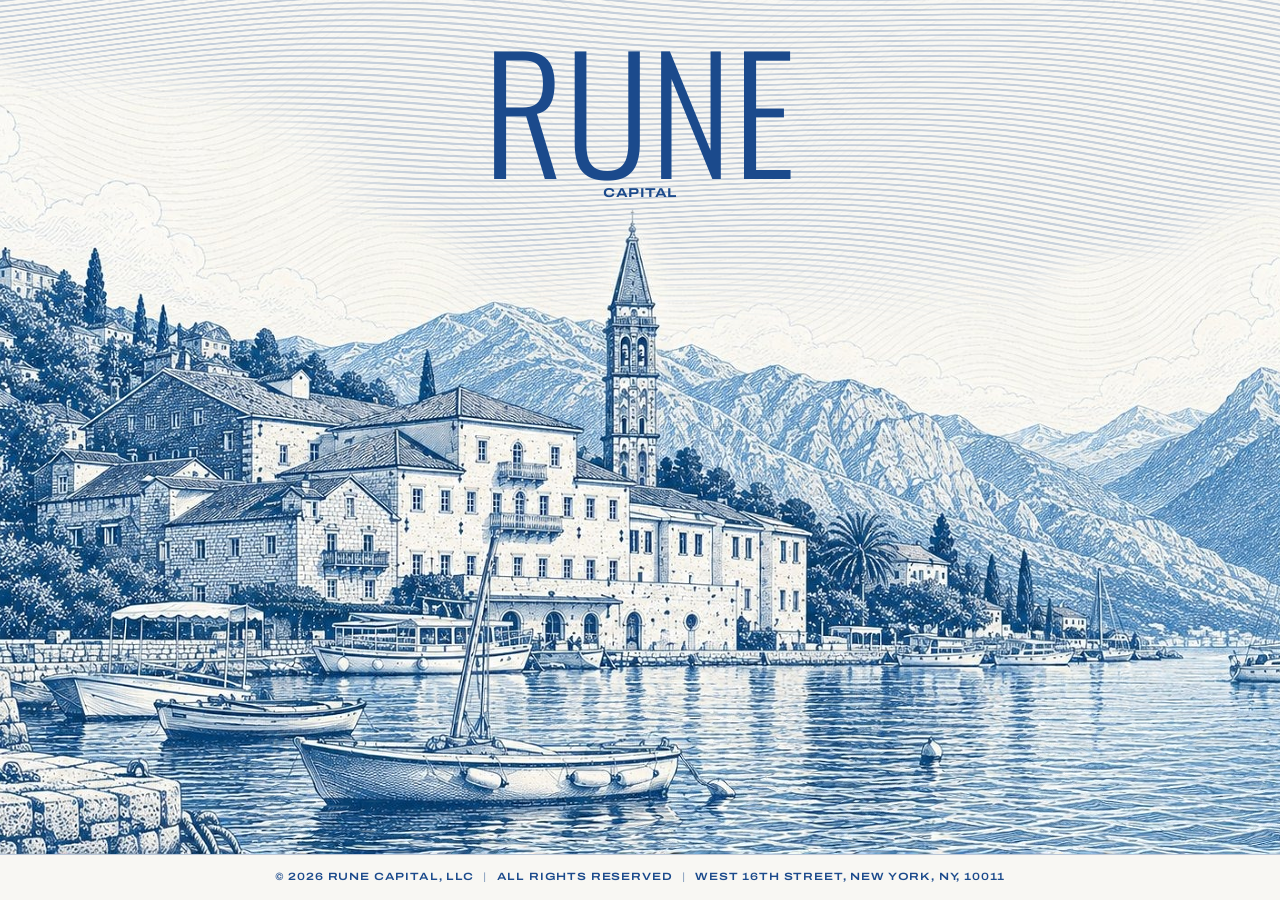
<file: index.html>
<!doctype html>
<html lang="en">
<head>
<meta charset="utf-8">
<meta name="viewport" content="width=device-width, initial-scale=1">
<title>RUNE</title>
<link rel="canonical" href="https://runecapital.co/">
<meta property="og:url" content="https://runecapital.co/">
<meta property="og:title" content="RUNE">
<link rel="icon" href="favicon.svg" type="image/svg+xml">
<meta name="theme-color" content="#F8F7F3">
<link rel="preload" href="assets/fonts/oswald-var.woff2?v=22c3b00d" as="font" type="font/woff2" crossorigin>
<link rel="preload" href="assets/fonts/archivo-var.woff2?v=de2f1fe8" as="font" type="font/woff2" crossorigin>
<style>
  /* Oswald and Archivo: SIL Open Font License 1.1 */
  @font-face {
    font-family: 'Oswald';
    src: url('assets/fonts/oswald-var.woff2?v=22c3b00d') format('woff2');
    font-weight: 200 700;
    font-display: swap;
  }
  @font-face {
    font-family: 'Archivo';
    src: url('assets/fonts/archivo-var.woff2?v=de2f1fe8') format('woff2');
    font-weight: 100 900;
    font-stretch: 62% 125%;
    font-display: swap;
  }
  html, body { margin: 0; padding: 0; background: #F8F7F3; }
  body {
    display: flex;
    flex-direction: column;
    min-height: 100vh;
    min-height: 100svh;
  }
  .hero {
    position: relative;
    flex: 1 1 auto;
    width: 100%;
    min-height: 480px;
    overflow: hidden;
    background-color: #F8F7F3;
  }
  .hero img,
  .hero canvas {
    position: absolute;
    top: 0;
    left: 0;
    width: 100%;
    height: 100%;
    display: block;
  }
  .hero img { object-fit: cover; object-position: 47% 50%; }
  .hero canvas { opacity: 0; transition: opacity 500ms ease; touch-action: pan-y; }
  .mark {
    position: absolute;
    top: clamp(26px, 4.6vh, 60px);
    left: 0;
    right: 0;
    display: flex;
    flex-direction: column;
    align-items: center;
    gap: clamp(6px, 1.1vh, 14px);
    text-align: center;
    pointer-events: none;
    color: #1B4A8C;
  }
  .mark h1 {
    margin: 0;
    font-family: 'Oswald', 'Arial Narrow', sans-serif;
    font-weight: 300;
    font-size: min(17.5vh, 38vw, 200px);
    line-height: 0.86;
    letter-spacing: 0.005em;
  }
  .mark p {
    margin: 0;
    font-family: 'Archivo', 'Arial', sans-serif;
    font-weight: 700;
    font-stretch: 125%;
    font-size: clamp(11px, 1vw, 14px);
    line-height: 1;
    letter-spacing: 0.04em;
    text-transform: uppercase;
  }
  .legal {
    flex: 0 0 auto;
    margin: 0;
    padding: 14px 24px 15px;
    border-top: 1px solid rgba(27, 74, 140, 0.28);
    background: #F8F7F3;
    color: #1B4A8C;
    font-family: 'Archivo', 'Arial', sans-serif;
    font-weight: 600;
    font-stretch: 125%;
    font-size: 10.5px;
    line-height: 1.5;
    letter-spacing: 0.08em;
    text-transform: uppercase;
    text-align: center;
  }
  .legal .sep { margin: 0 0.9em; opacity: 0.45; }
  .legal .nw { white-space: nowrap; }
  /* narrow screens: the address takes its own line; the first separator stays */
  @media (max-width: 760px) {
    .legal { padding: 12px 14px 14px; font-size: 9px; }
    .legal .sep2 { display: none; }
    .legal .addr { display: block; margin-top: 3px; }
  }
</style>
</head>
<body>
<main class="hero">
  <img id="rune-image" src="assets/rune-engraving.jpg?v=3dc38351" alt="Blue line engraving of a stone harbour town with a bell tower, mountains behind and boats on still water">
  <img id="rune-mask" src="assets/rune-engraving-mask.png?v=726fbdf1" alt="" aria-hidden="true" style="display:none">
  <canvas id="rune-canvas" aria-hidden="true"></canvas>
  <div class="mark">
    <h1>RUNE</h1>
    <p>Capital</p>
  </div>
</main>
<footer class="legal">
  <span class="nw">&copy; 2026 Rune Capital, LLC<span class="sep" aria-hidden="true">|</span>All Rights Reserved</span><span class="sep sep2" aria-hidden="true">|</span><span class="nw addr">West 16th Street, New York, NY, 10011</span>
</footer>
<script src="assets/engraving-scene.js?v=03eb15b5"></script>
<script>
  new EngravingScene({
    canvas: document.getElementById('rune-canvas'),
    image: document.getElementById('rune-image'),
    mask: document.getElementById('rune-mask'),
    focusX: 0.47,
    ink: '#1B4A8C',
    paper: '#F8F7F3'
  });
</script>
</body>
</html>
</file>
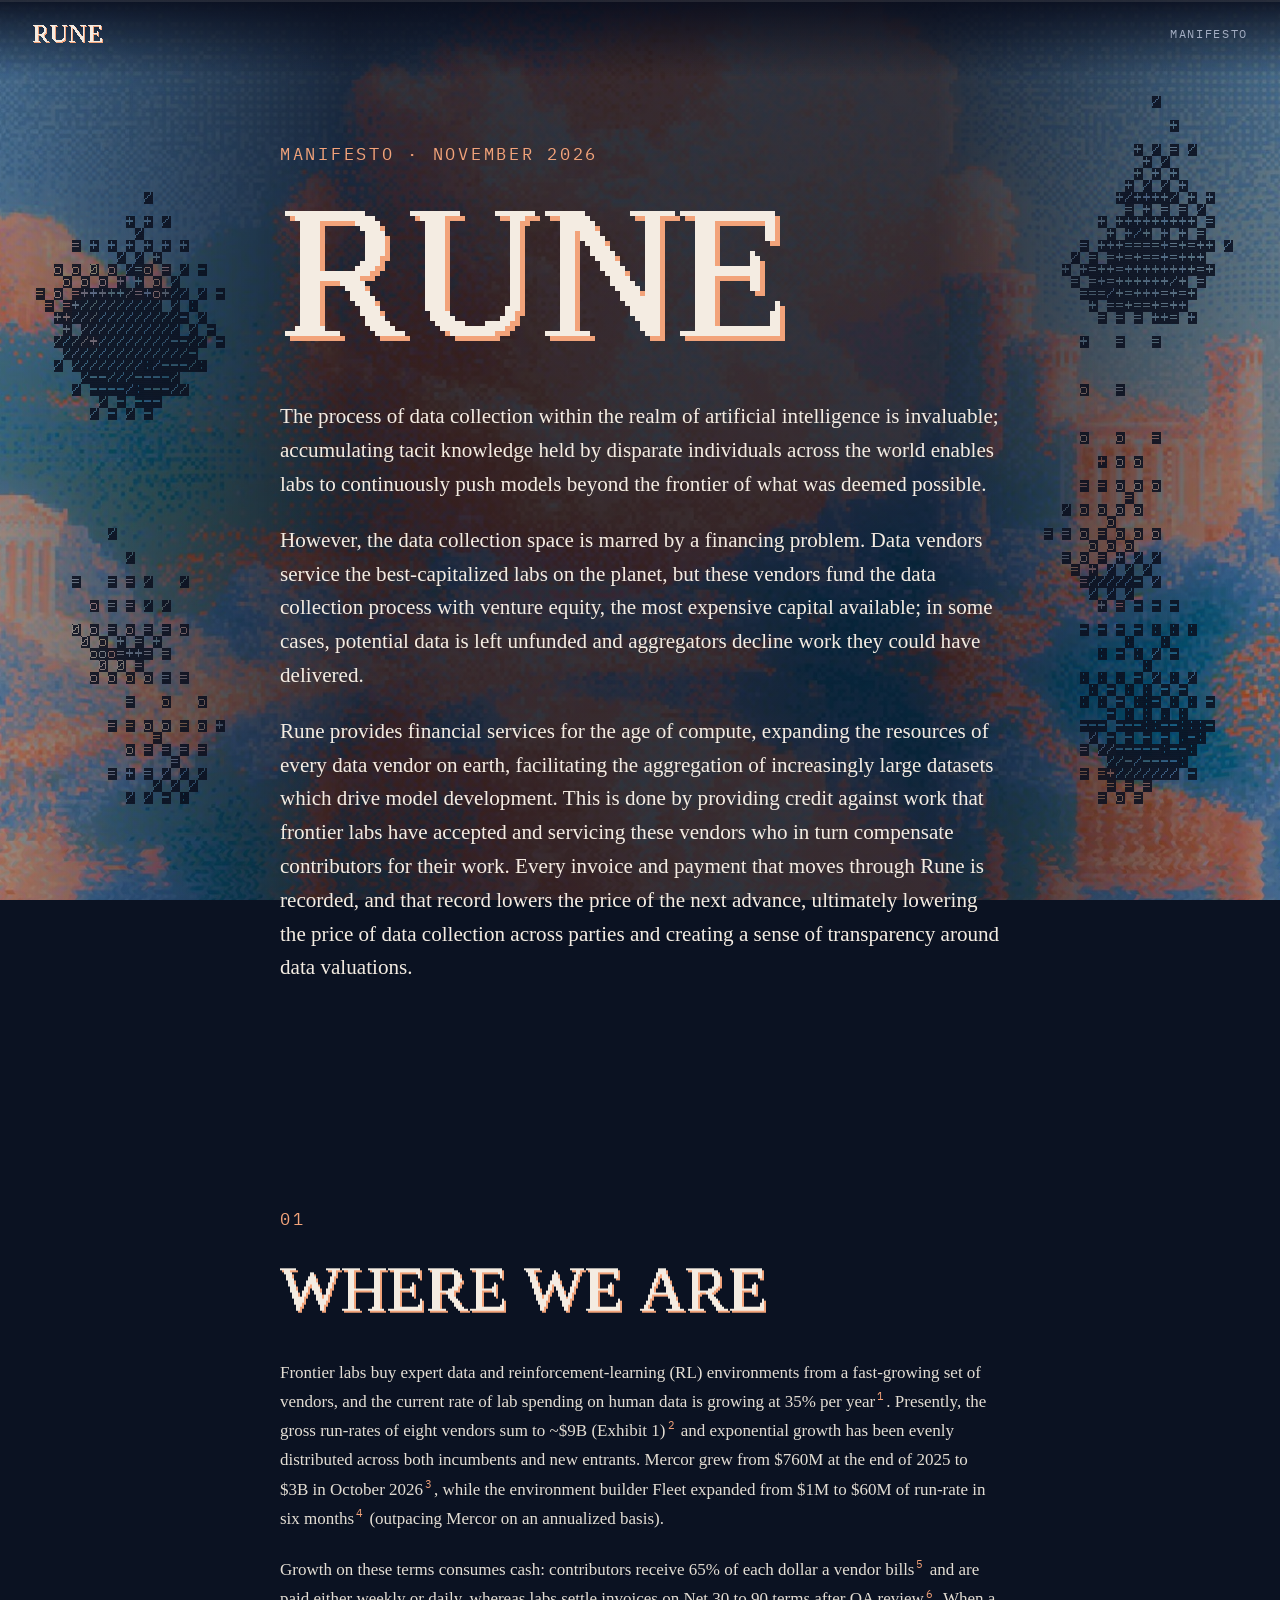
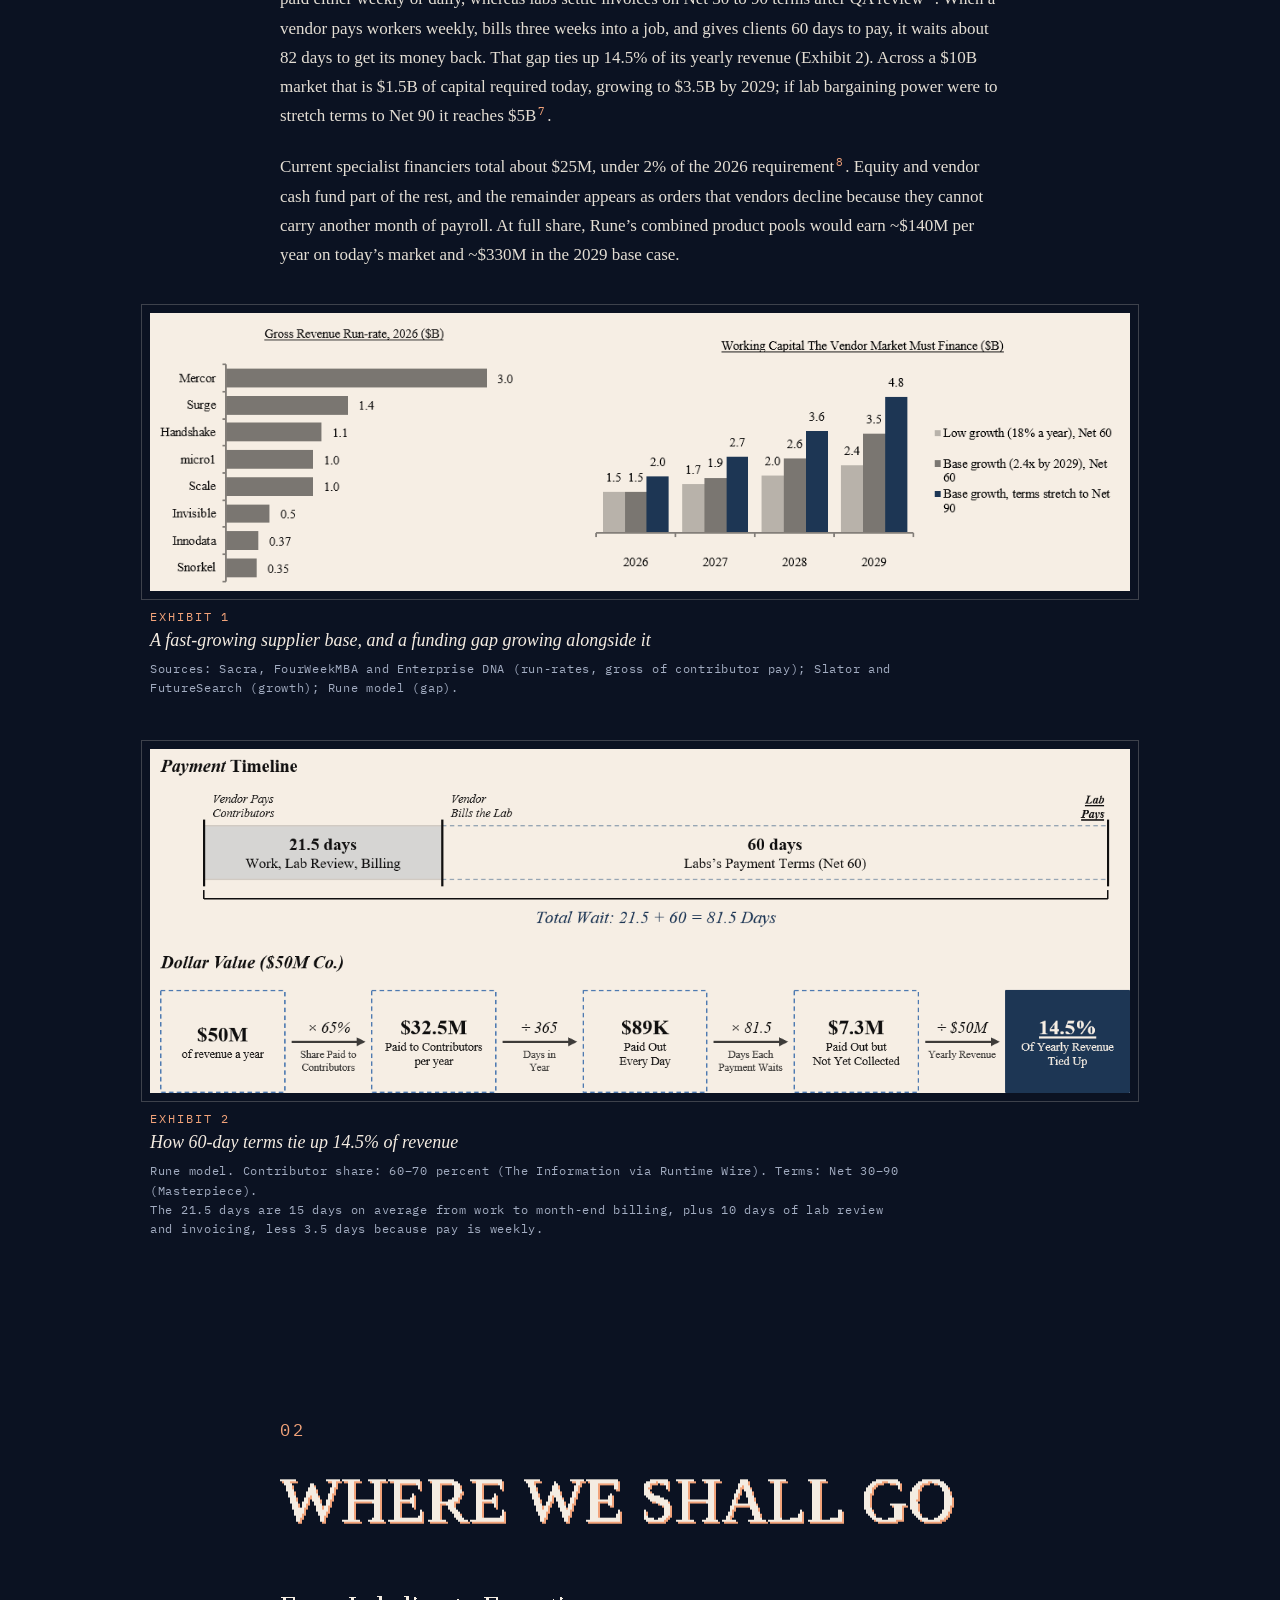
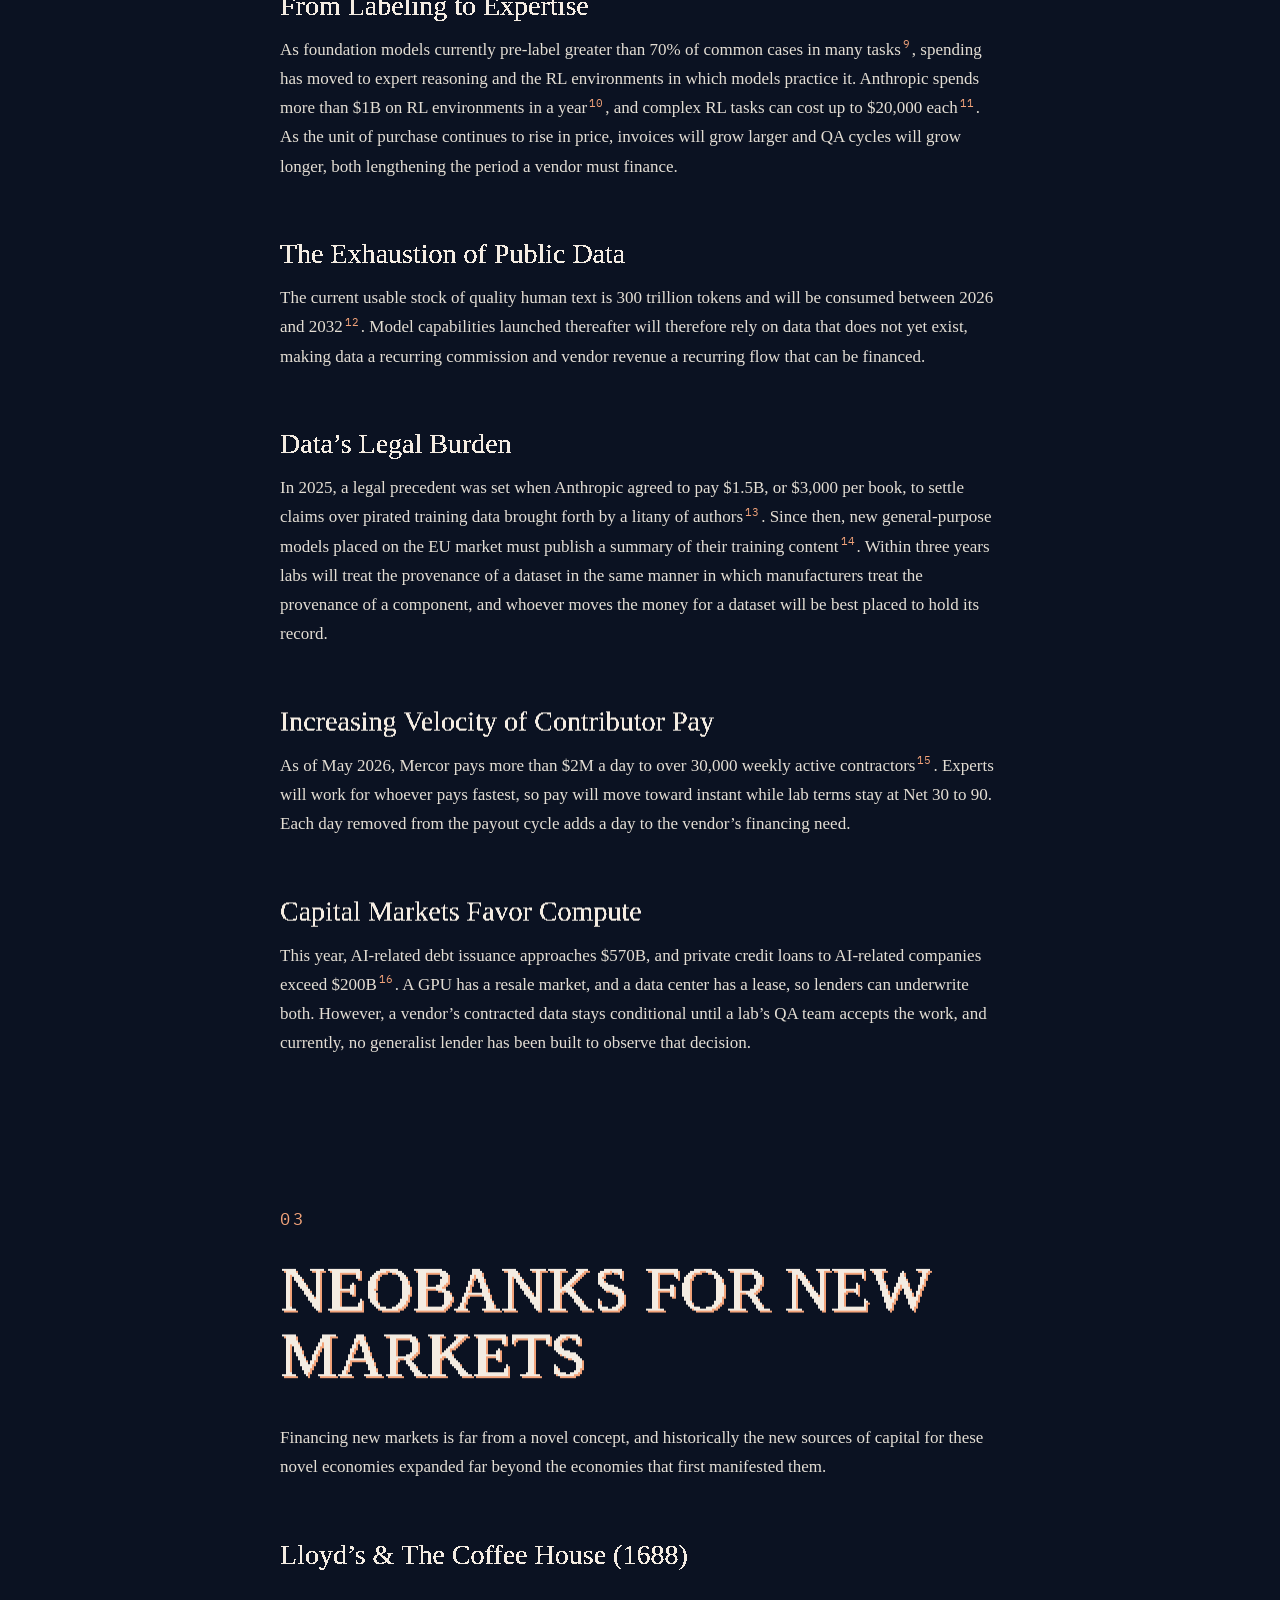
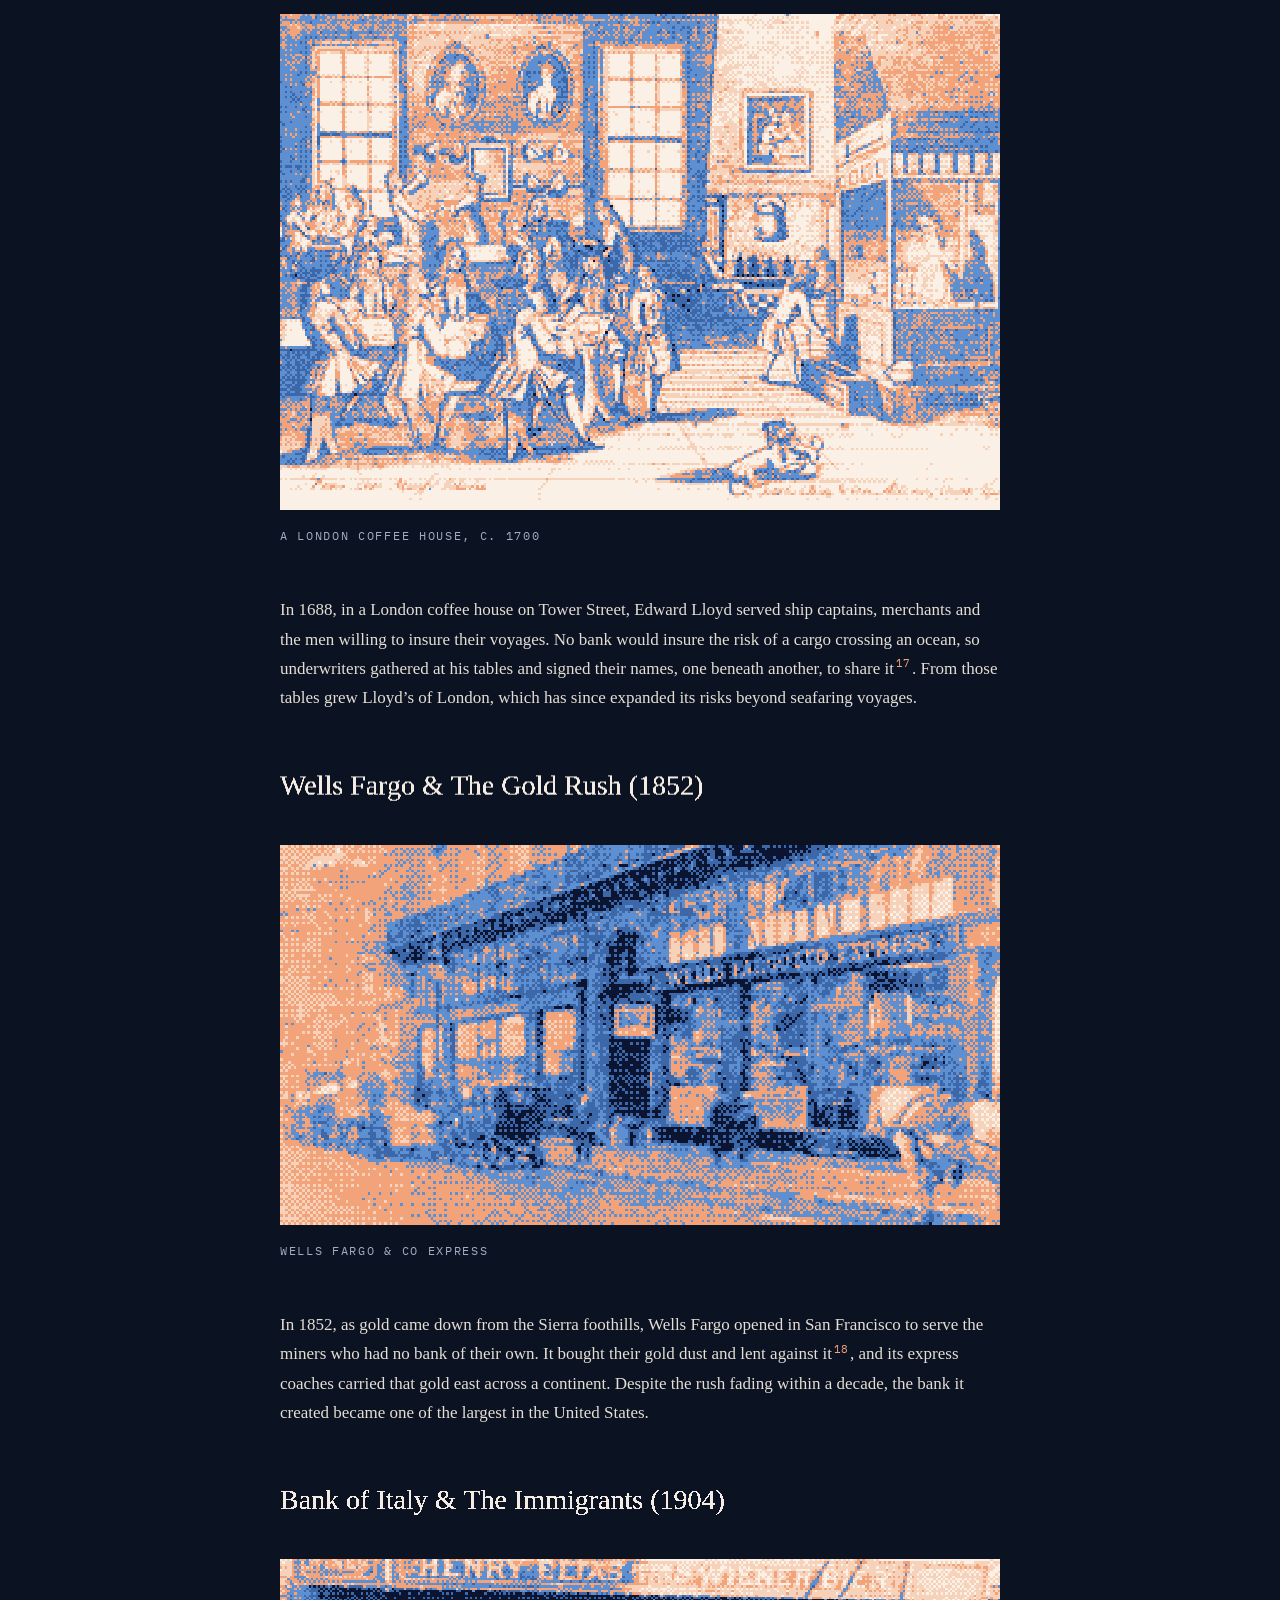
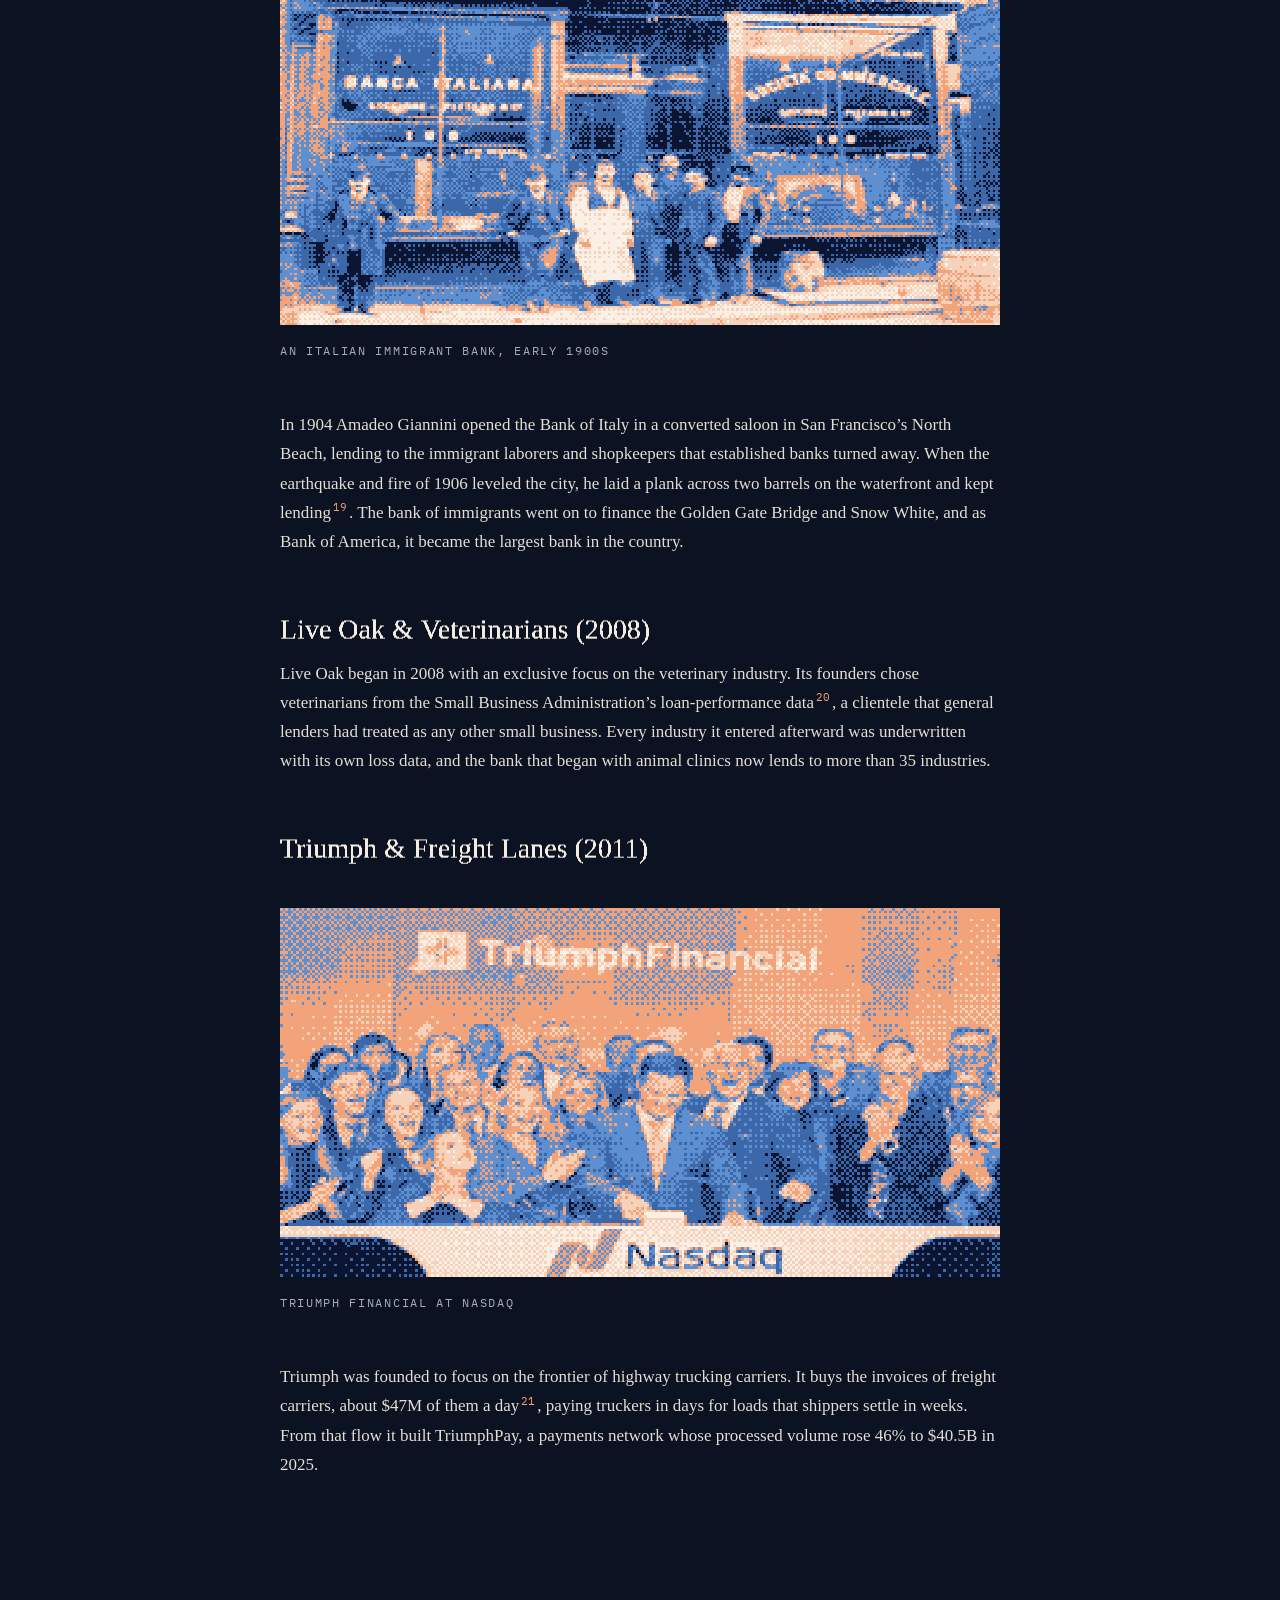
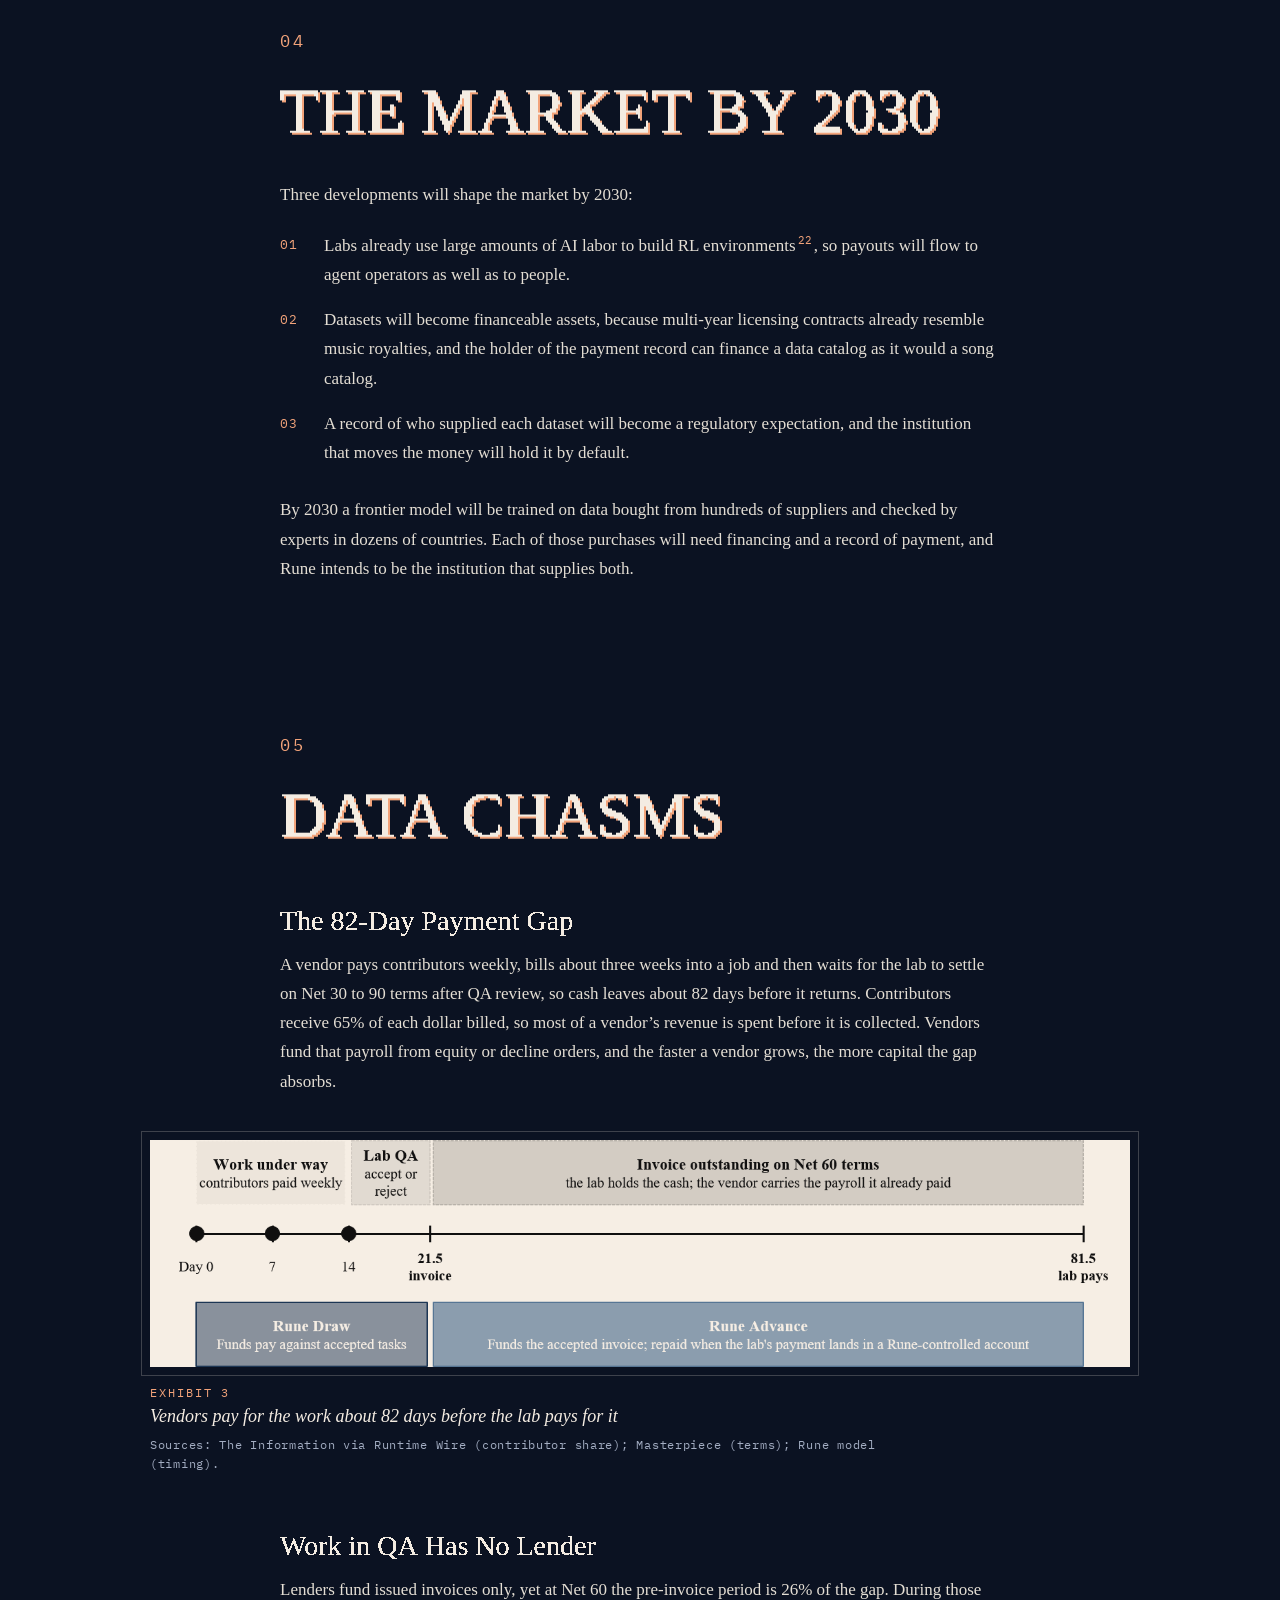
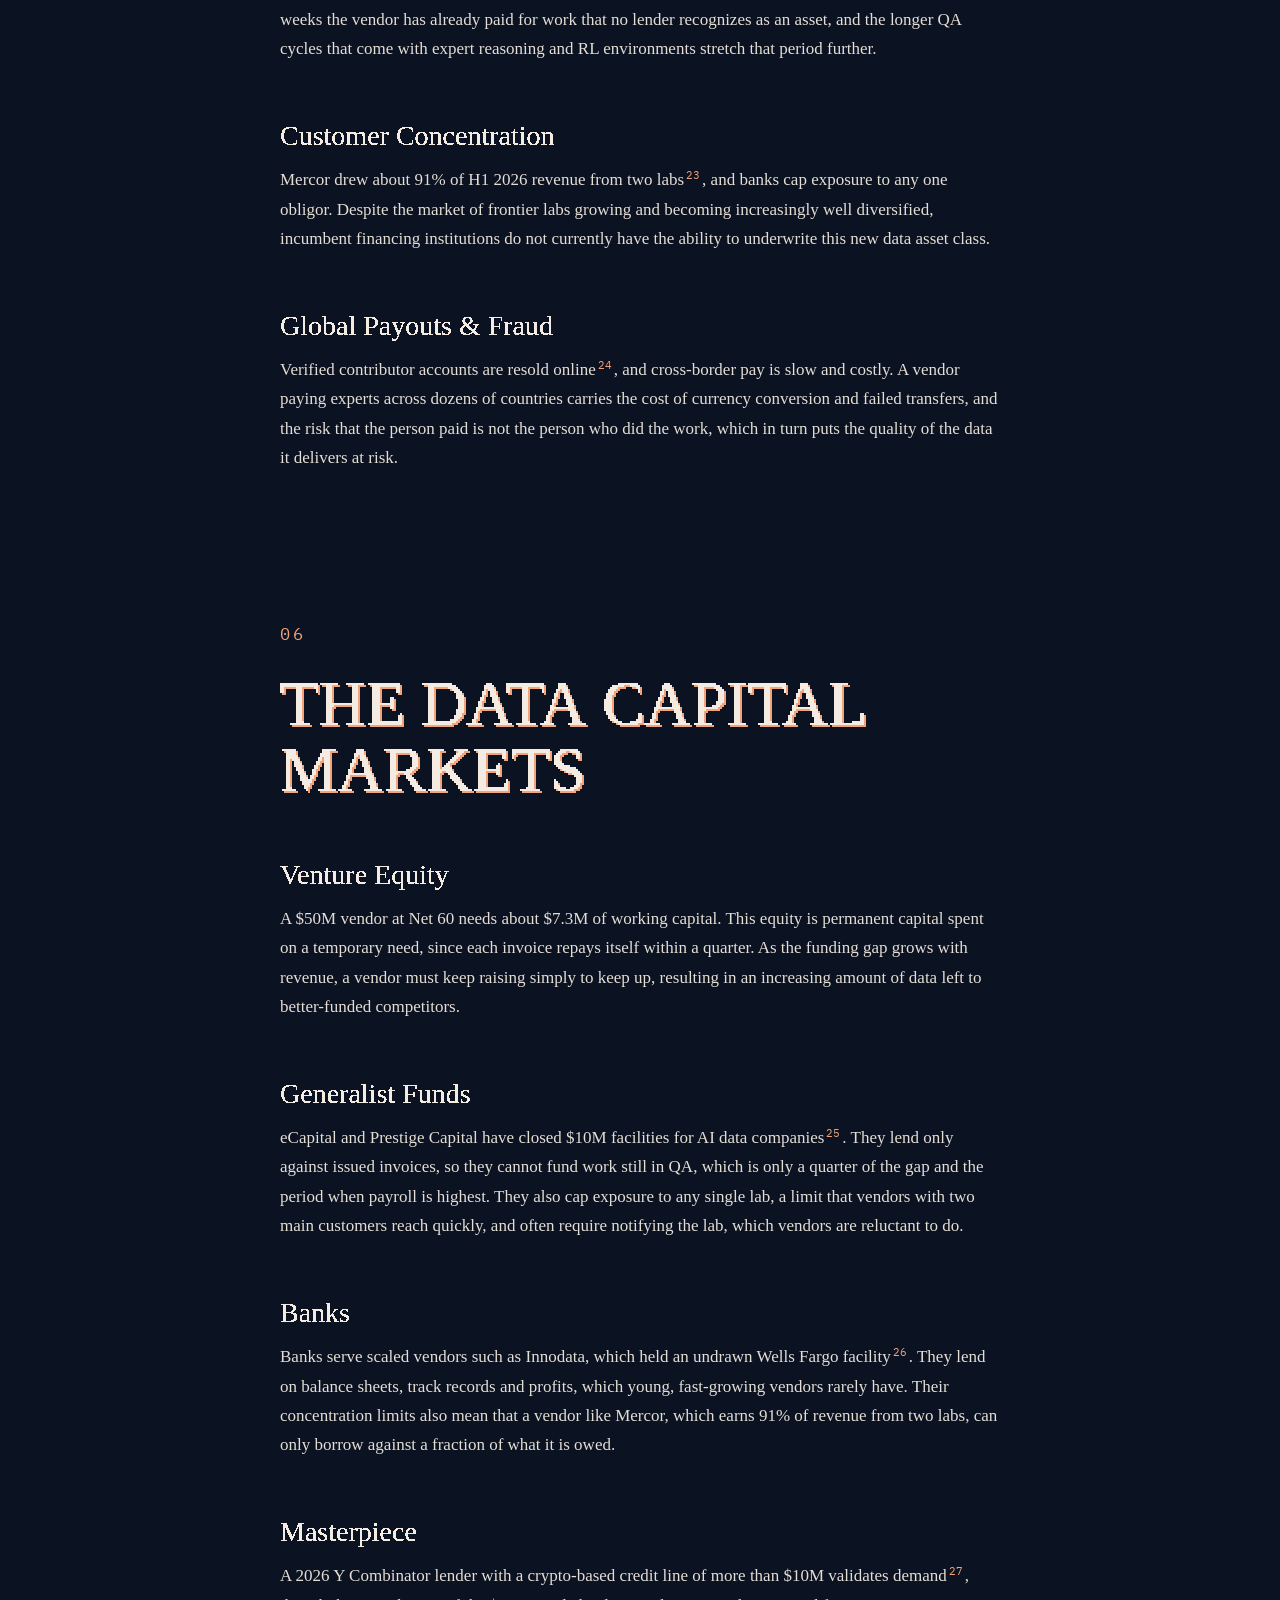
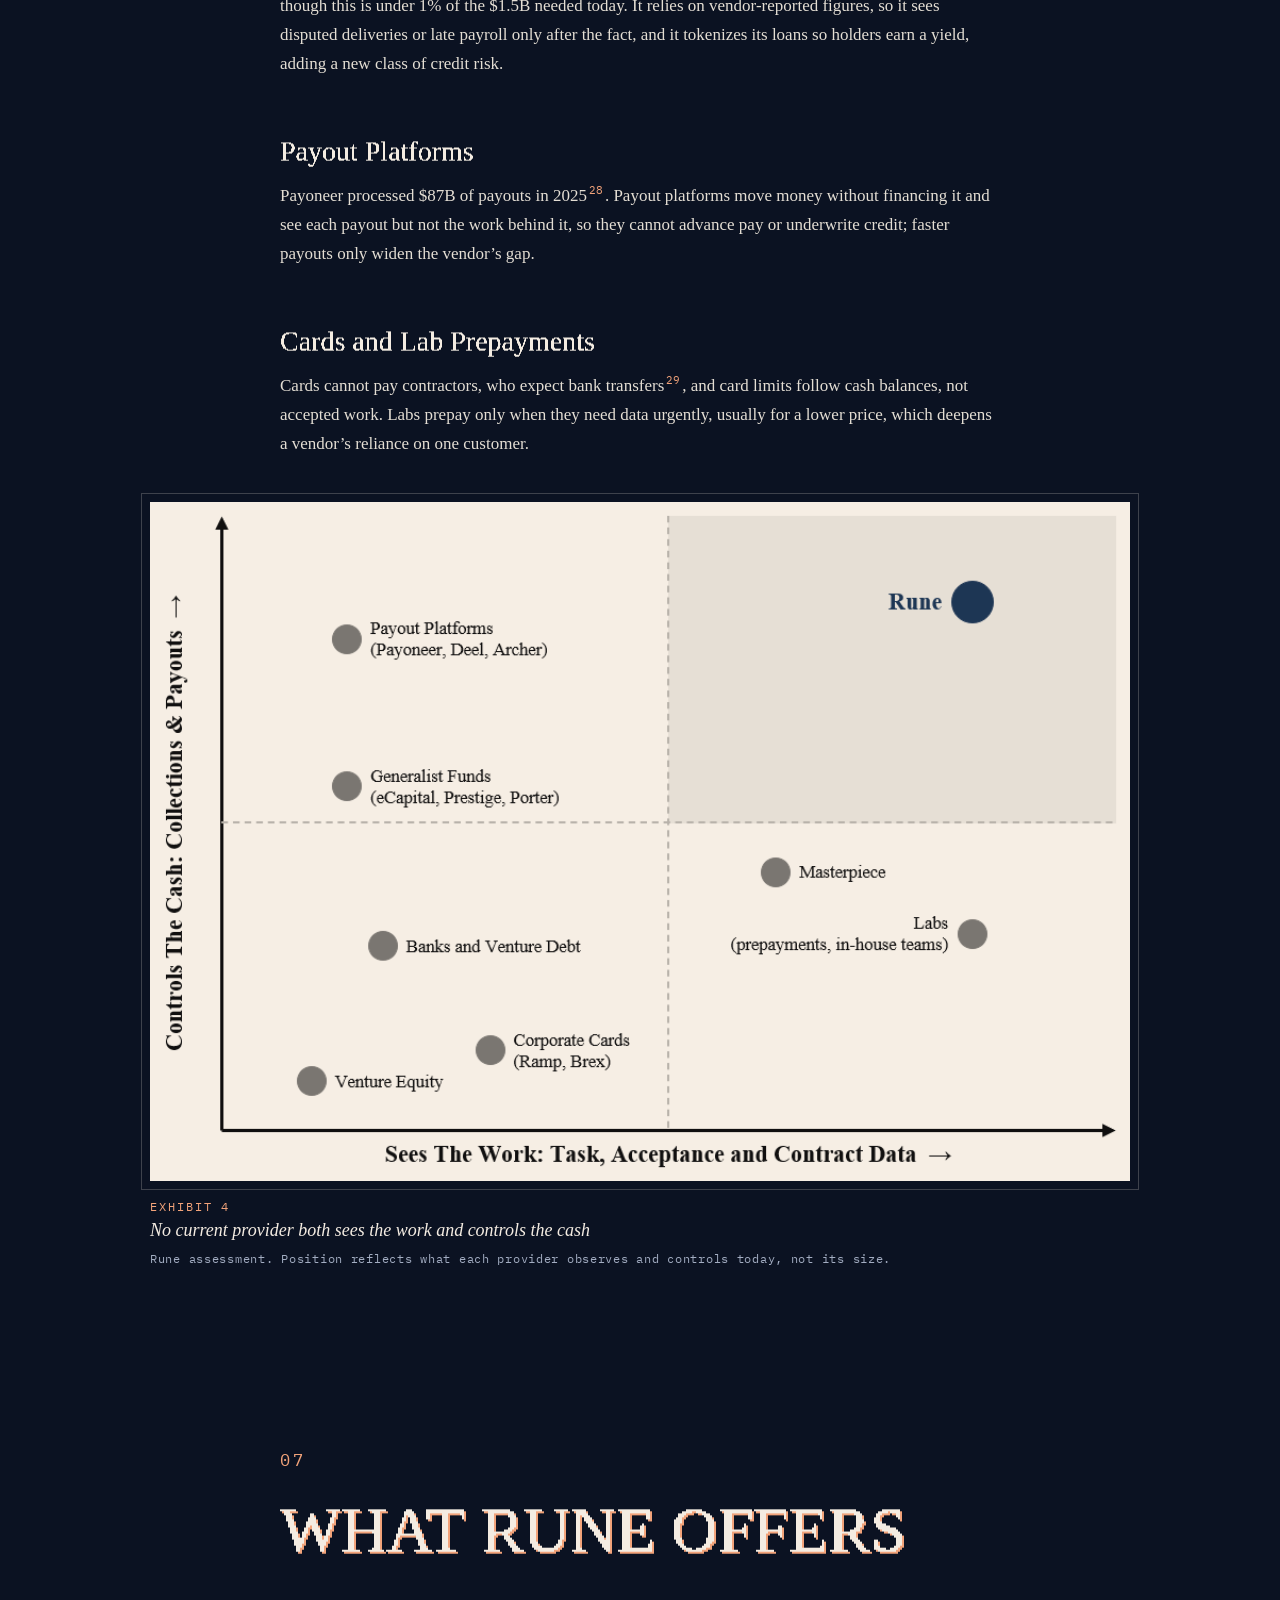
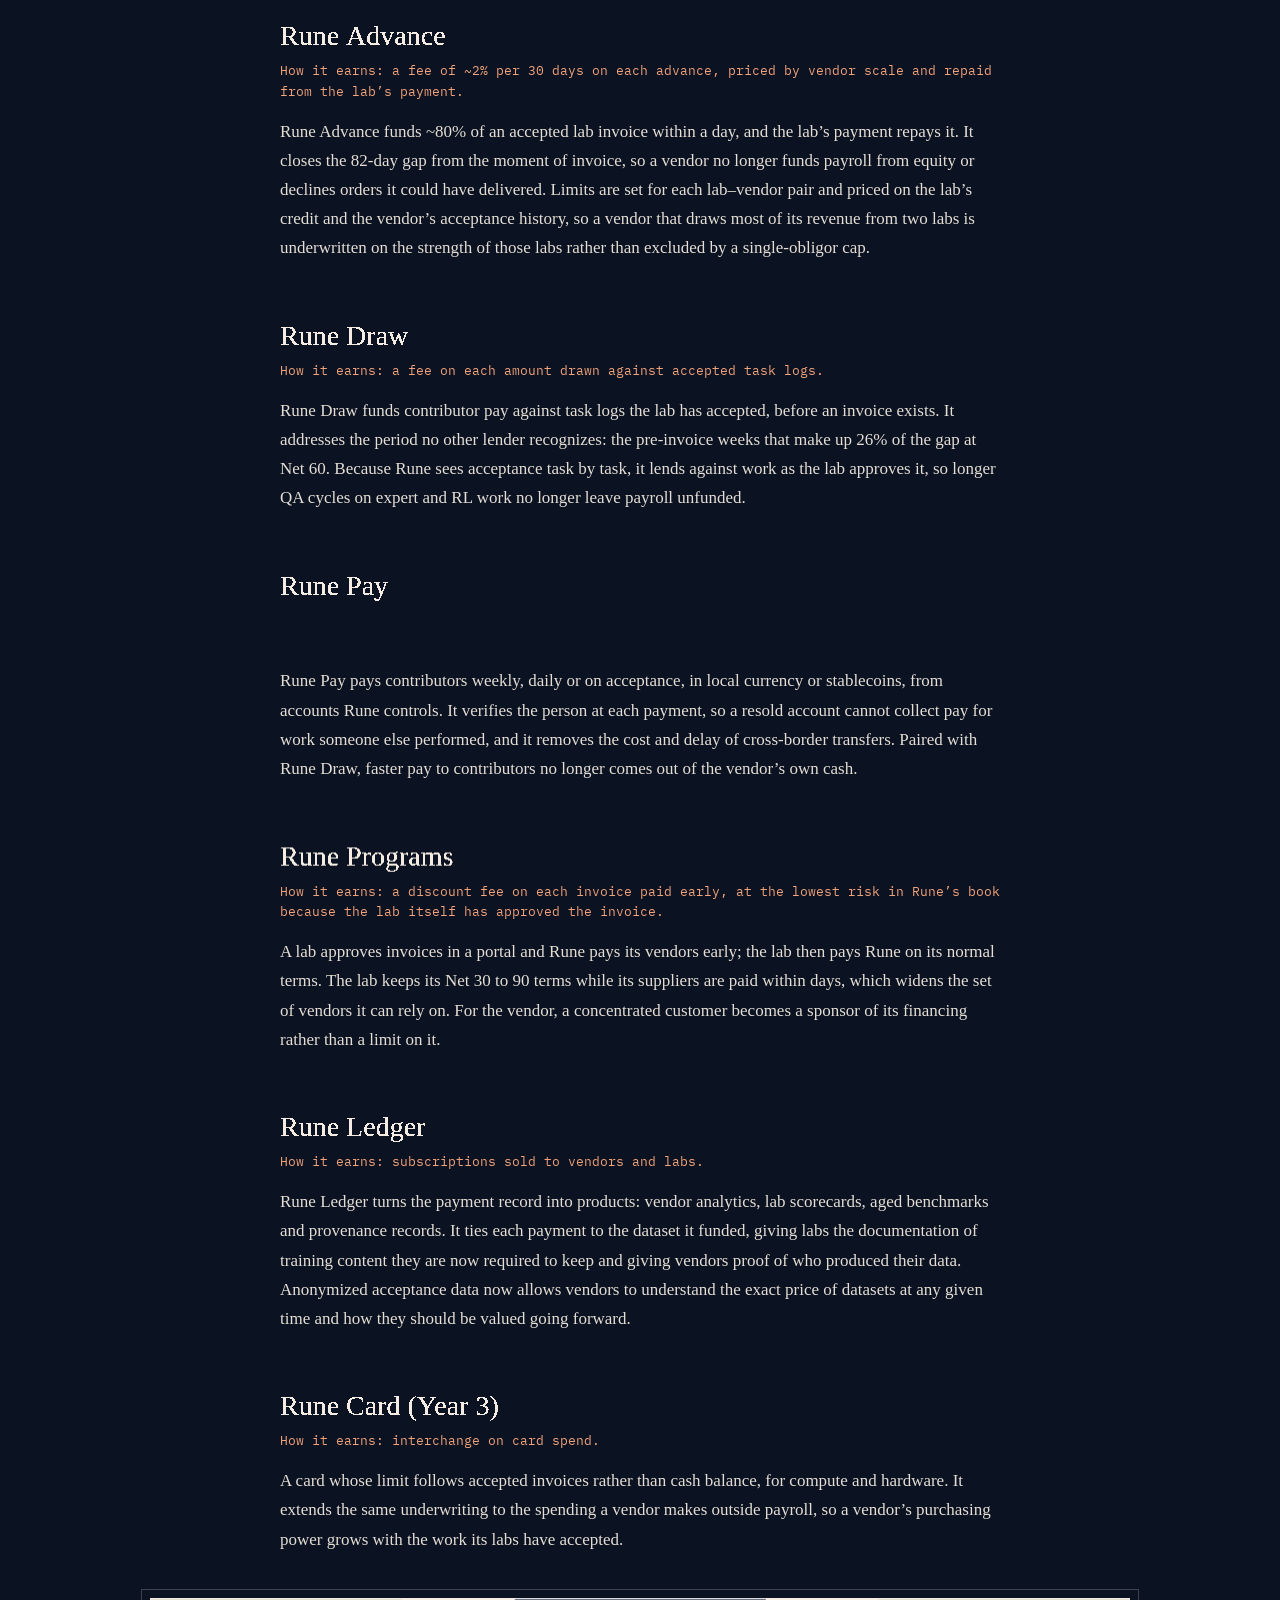
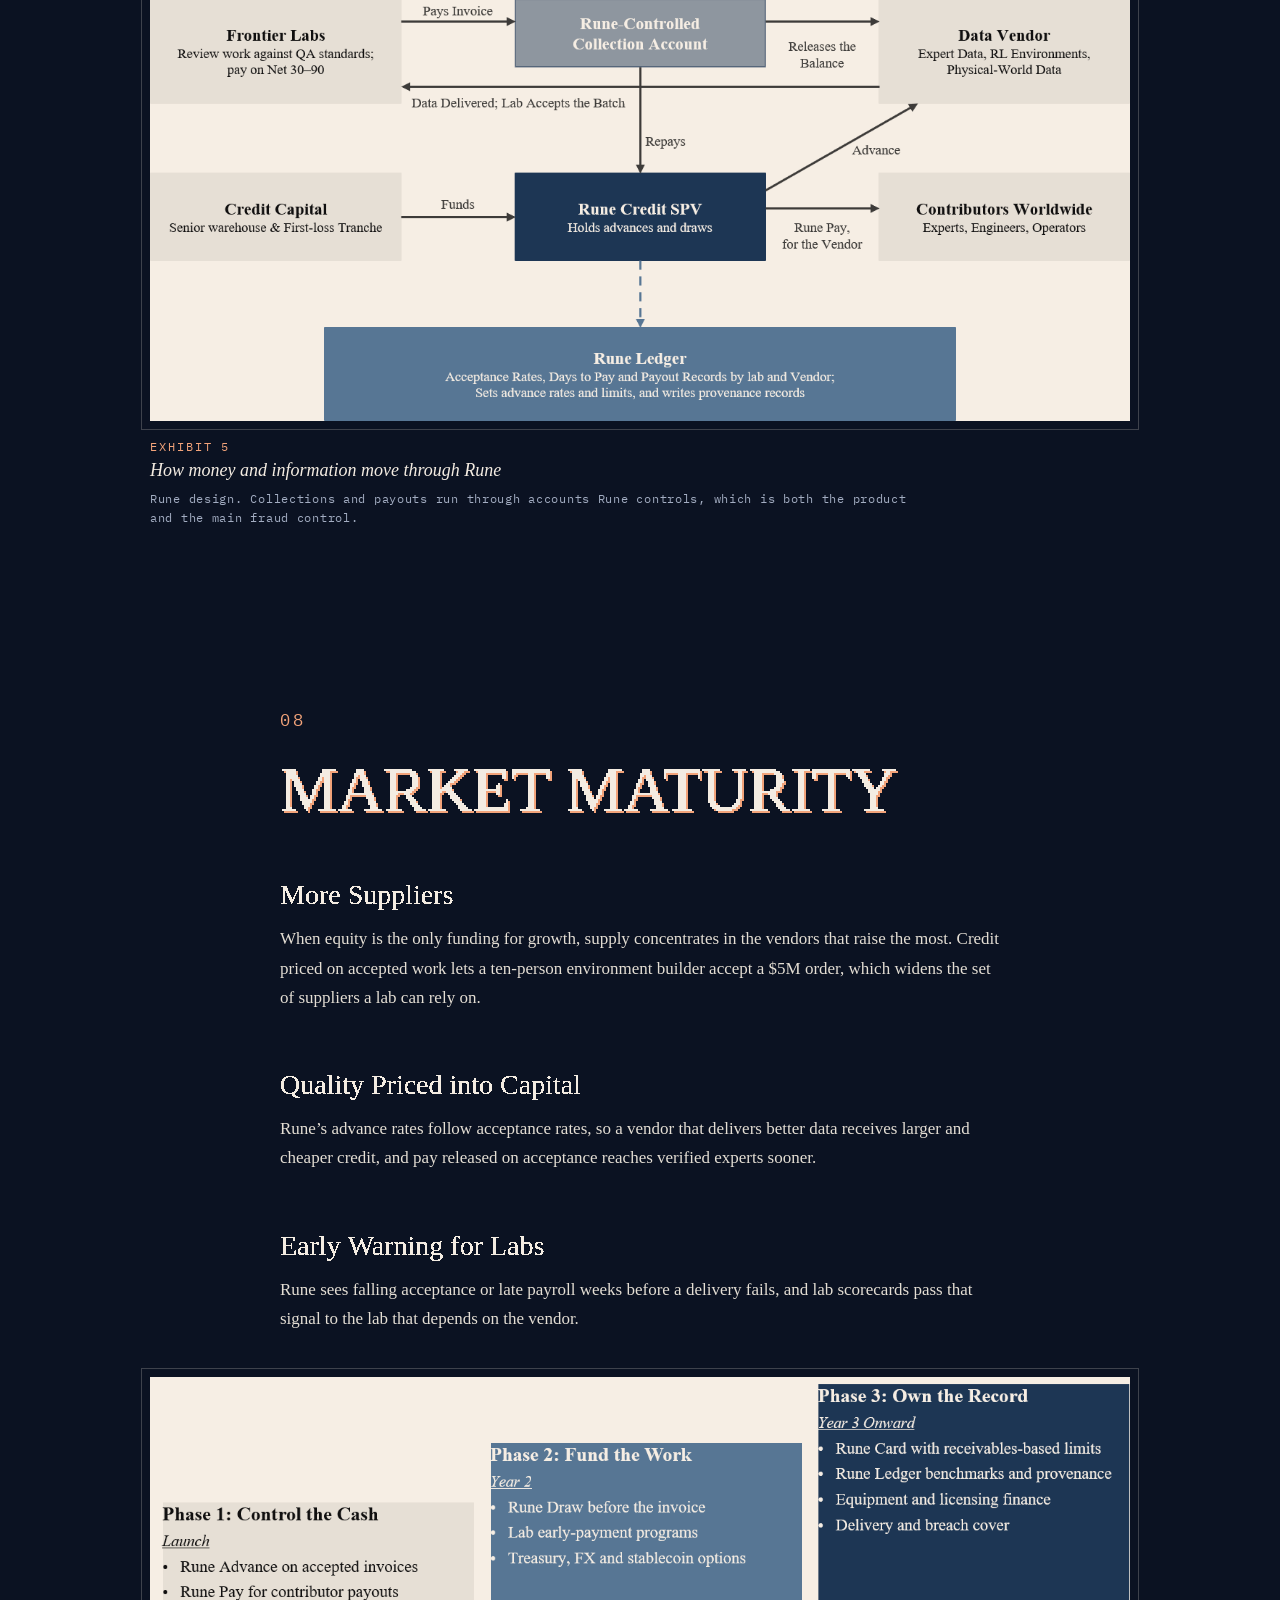
<file: manifesto/index.html>
<!doctype html>
<html lang="en">
<head>
<meta charset="utf-8">
<meta name="viewport" content="width=device-width, initial-scale=1">
<title>Manifesto — RUNE</title>
<meta name="description" content="The RUNE manifesto.">
<link rel="canonical" href="https://runecapital.co/manifesto/">
<meta property="og:url" content="https://runecapital.co/manifesto/">
<meta property="og:title" content="RUNE — Manifesto">
<meta property="og:description" content="The RUNE manifesto">
<link rel="icon" href="../favicon.svg" type="image/svg+xml">
<meta name="theme-color" content="#0B1222">
<script>document.documentElement.classList.add('js');</script>
<link rel="preconnect" href="https://fonts.googleapis.com">
<link rel="preconnect" href="https://fonts.gstatic.com" crossorigin>
<link rel="stylesheet" href="https://fonts.googleapis.com/css2?family=IBM+Plex+Mono:wght@400;500&family=Tinos:ital,wght@0,400;0,700;1,400&display=swap">
<link rel="stylesheet" href="../assets/manifesto.css?v=b6ff217a">
</head>
<body>
<canvas id="scene" class="scene" aria-hidden="true"></canvas>
<img id="scene-src" class="scene-src" src="../assets/rune-hero.jpg?v=c00f1025" alt="" aria-hidden="true" decoding="async">
<div class="veil" aria-hidden="true"></div>
<header class="bar">
  <span class="bar-progress" aria-hidden="true"><span id="bar-fill"></span></span>
  <a class="bar-home" href="../" aria-label="RUNE home"><span class="px bar-word" data-px="22" data-decode="off">RUNE</span></a>
  <span class="bar-label" id="bar-label" aria-hidden="true">Manifesto</span>
</header>
<main class="doc">
<section class="hero" id="top">
<p class="kicker">Manifesto &middot; November 2026</p>
<h1 class="px title" data-px="40">RUNE</h1>
<p class="lede reveal">The process of data collection within the realm of artificial intelligence is invaluable; accumulating tacit knowledge held by disparate individuals across the world enables labs to continuously push models beyond the frontier of what was deemed possible.</p>
<p class="lede reveal">However, the data collection space is marred by a financing problem. Data vendors service the best-capitalized labs on the planet, but these vendors fund the data collection process with venture equity, the most expensive capital available; in some cases, potential data is left unfunded and aggregators decline work they could have delivered.</p>
<p class="lede reveal">Rune provides financial services for the age of compute, expanding the resources of every data vendor on earth, facilitating the aggregation of increasingly large datasets which drive model development. This is done by providing credit against work that frontier labs have accepted and servicing these vendors who in turn compensate contributors for their work. Every invoice and payment that moves through Rune is recorded, and that record lowers the price of the next advance, ultimately lowering the price of data collection across parties and creating a sense of transparency around data valuations.</p>
</section>
<section class="chapter" id="where-we-are" data-label="01 &middot; Where We Are">
<p class="num" aria-hidden="true">01</p>
<h2 class="px chap" data-px="26">WHERE WE ARE</h2>
<p class="reveal">Frontier labs buy expert data and reinforcement-learning (RL) environments from a fast-growing set of vendors, and the current rate of lab spending on human data is growing at 35% per year<sup class="fn"><a href="#note-1" id="ref-1" aria-label="Note 1">1</a></sup>. Presently, the gross run-rates of eight vendors sum to ~$9B (Exhibit 1)<sup class="fn"><a href="#note-2" id="ref-2" aria-label="Note 2">2</a></sup> and exponential growth has been evenly distributed across both incumbents and new entrants. Mercor grew from $760M at the end of 2025 to $3B in October 2026<sup class="fn"><a href="#note-3" id="ref-3" aria-label="Note 3">3</a></sup>, while the environment builder Fleet expanded from $1M to $60M of run-rate in six months<sup class="fn"><a href="#note-4" id="ref-4" aria-label="Note 4">4</a></sup> (outpacing Mercor on an annualized basis).</p>
<p class="reveal">Growth on these terms consumes cash: contributors receive 65% of each dollar a vendor bills<sup class="fn"><a href="#note-5" id="ref-5" aria-label="Note 5">5</a></sup> and are paid either weekly or daily, whereas labs settle invoices on Net 30 to 90 terms after QA review<sup class="fn"><a href="#note-6" id="ref-6" aria-label="Note 6">6</a></sup>. When a vendor pays workers weekly, bills three weeks into a job, and gives clients 60 days to pay, it waits about 82 days to get its money back. That gap ties up 14.5% of its yearly revenue (Exhibit 2). Across a $10B market that is $1.5B of capital required today, growing to $3.5B by 2029; if lab bargaining power were to stretch terms to Net 90 it reaches $5B<sup class="fn"><a href="#note-7" id="ref-7" aria-label="Note 7">7</a></sup>.</p>
<p class="reveal">Current specialist financiers total about $25M, under 2% of the 2026 requirement<sup class="fn"><a href="#note-8" id="ref-8" aria-label="Note 8">8</a></sup>. Equity and vendor cash fund part of the rest, and the remainder appears as orders that vendors decline because they cannot carry another month of payroll. At full share, Rune’s combined product pools would earn ~$140M per year on today’s market and ~$330M in the 2029 base case.</p>
<figure class="exhibit dither-fig"><a class="plate" href="../assets/exhibits/exhibit-1.png?v=a66cf925" target="_blank" rel="noopener" title="Open full size"><img src="../assets/exhibits/exhibit-1.png?v=a66cf925" width="1149" height="325" alt="Exhibit 1. Two charts. Left, gross revenue run-rate in 2026, in billions of dollars: Mercor 3.0, Surge 1.4, Handshake 1.1, micro1 1.0, Scale 1.0, Invisible 0.5, Innodata 0.37, Snorkel 0.35. Right, working capital the vendor market must finance, in billions of dollars, 2026 to 2029: low growth of 18% a year at Net 60, 1.5, 1.7, 2.0, 2.4; base growth of 2.4 times by 2029 at Net 60, 1.5, 1.9, 2.6, 3.5; base growth with terms stretched to Net 90, 2.0, 2.7, 3.6, 4.8." loading="lazy"></a><figcaption><span class="ex-num">Exhibit 1</span><span class="ex-title">A fast-growing supplier base, and a funding gap growing alongside it</span><span class="ex-src">Sources: Sacra, FourWeekMBA and Enterprise DNA (run-rates, gross of contributor pay); Slator and FutureSearch (growth); Rune model (gap).</span></figcaption></figure>
<figure class="exhibit dither-fig"><a class="plate" href="../assets/exhibits/exhibit-2.png?v=64937454" target="_blank" rel="noopener" title="Open full size"><img src="../assets/exhibits/exhibit-2.png?v=64937454" width="1366" height="480" alt="Exhibit 2. Payment timeline: 21.5 days of work, review and billing, then 60 days of lab payment terms, an 81.5-day wait in total. Below, the arithmetic for a $50M vendor: $32.5M a year paid to contributors, $89K paid out each day, $7.3M paid out but not yet collected, or 14.5% of yearly revenue tied up." loading="lazy"></a><figcaption><span class="ex-num">Exhibit 2</span><span class="ex-title">How 60-day terms tie up 14.5% of revenue</span><span class="ex-src">Rune model. Contributor share: 60–70 percent (The Information via Runtime Wire). Terms: Net 30–90 (Masterpiece).<br/>
The 21.5 days are 15 days on average from work to month-end billing, plus 10 days of lab review and invoicing, less 3.5 days because pay is weekly.</span></figcaption></figure>
</section>
<section class="chapter" id="where-we-shall-go" data-label="02 &middot; Where We Shall Go">
<p class="num" aria-hidden="true">02</p>
<h2 class="px chap" data-px="26">WHERE WE SHALL GO</h2>
<h3 class="px sub" id="from-labeling-to-expertise" data-px="22" data-glow="none">From Labeling to Expertise</h3>
<p class="reveal">As foundation models currently pre-label greater than 70% of common cases in many tasks<sup class="fn"><a href="#note-9" id="ref-9" aria-label="Note 9">9</a></sup>, spending has moved to expert reasoning and the RL environments in which models practice it. Anthropic spends more than $1B on RL environments in a year<sup class="fn"><a href="#note-10" id="ref-10" aria-label="Note 10">10</a></sup>, and complex RL tasks can cost up to $20,000 each<sup class="fn"><a href="#note-11" id="ref-11" aria-label="Note 11">11</a></sup>. As the unit of purchase continues to rise in price, invoices will grow larger and QA cycles will grow longer, both lengthening the period a vendor must finance.</p>
<h3 class="px sub" id="the-exhaustion-of-public-data" data-px="22" data-glow="none">The Exhaustion of Public Data</h3>
<p class="reveal">The current usable stock of quality human text is 300 trillion tokens and will be consumed between 2026 and 2032<sup class="fn"><a href="#note-12" id="ref-12" aria-label="Note 12">12</a></sup>. Model capabilities launched thereafter will therefore rely on data that does not yet exist, making data a recurring commission and vendor revenue a recurring flow that can be financed.</p>
<h3 class="px sub" id="datas-legal-burden" data-px="22" data-glow="none">Data’s Legal Burden</h3>
<p class="reveal">In 2025, a legal precedent was set when Anthropic agreed to pay $1.5B, or $3,000 per book, to settle claims over pirated training data brought forth by a litany of authors<sup class="fn"><a href="#note-13" id="ref-13" aria-label="Note 13">13</a></sup>. Since then, new general-purpose models placed on the EU market must publish a summary of their training content<sup class="fn"><a href="#note-14" id="ref-14" aria-label="Note 14">14</a></sup>. Within three years labs will treat the provenance of a dataset in the same manner in which manufacturers treat the provenance of a component, and whoever moves the money for a dataset will be best placed to hold its record.</p>
<h3 class="px sub" id="increasing-velocity-of-contributor-pay" data-px="22" data-glow="none">Increasing Velocity of Contributor Pay</h3>
<p class="reveal">As of May 2026, Mercor pays more than $2M a day to over 30,000 weekly active contractors<sup class="fn"><a href="#note-15" id="ref-15" aria-label="Note 15">15</a></sup>. Experts will work for whoever pays fastest, so pay will move toward instant while lab terms stay at Net 30 to 90. Each day removed from the payout cycle adds a day to the vendor’s financing need.</p>
<h3 class="px sub" id="capital-markets-favor-compute" data-px="22" data-glow="none">Capital Markets Favor Compute</h3>
<p class="reveal">This year, AI-related debt issuance approaches $570B, and private credit loans to AI-related companies exceed $200B<sup class="fn"><a href="#note-16" id="ref-16" aria-label="Note 16">16</a></sup>. A GPU has a resale market, and a data center has a lease, so lenders can underwrite both. However, a vendor’s contracted data stays conditional until a lab’s QA team accepts the work, and currently, no generalist lender has been built to observe that decision.</p>
</section>
<section class="chapter" id="neobanks-for-new-markets" data-label="03 &middot; Neobanks For New Markets">
<p class="num" aria-hidden="true">03</p>
<h2 class="px chap" data-px="26">NEOBANKS FOR NEW MARKETS</h2>
<p class="reveal">Financing new markets is far from a novel concept, and historically the new sources of capital for these novel economies expanded far beyond the economies that first manifested them.</p>
<h3 class="px sub" id="lloyds-the-coffee-house-1688" data-px="22" data-glow="none">Lloyd’s & The Coffee House (1688)</h3>
<figure class="history dither-fig"><div class="plate"><img src="../assets/history/lloyds-1688.png?v=75570b3f" width="580" height="400" alt="Engraving of a London coffee house of the period, with merchants and underwriters seated at tables" loading="lazy"></div><figcaption>A London coffee house, c. 1700</figcaption></figure>
<p class="reveal">In 1688, in a London coffee house on Tower Street, Edward Lloyd served ship captains, merchants and the men willing to insure their voyages. No bank would insure the risk of a cargo crossing an ocean, so underwriters gathered at his tables and signed their names, one beneath another, to share it<sup class="fn"><a href="#note-17" id="ref-17" aria-label="Note 17">17</a></sup>. From those tables grew Lloyd’s of London, which has since expanded its risks beyond seafaring voyages.</p>
<h3 class="px sub" id="wells-fargo-the-gold-rush-1852" data-px="22" data-glow="none">Wells Fargo & The Gold Rush (1852)</h3>
<figure class="history dither-fig"><div class="plate"><img src="../assets/history/wells-fargo-1852.png?v=ef3ecc5b" width="526" height="278" alt="Street scene outside a Wells Fargo &amp; Co Express office, with cars and horse-drawn wagons" loading="lazy"></div><figcaption>Wells Fargo &amp; Co Express</figcaption></figure>
<p class="reveal">In 1852, as gold came down from the Sierra foothills, Wells Fargo opened in San Francisco to serve the miners who had no bank of their own. It bought their gold dust and lent against it<sup class="fn"><a href="#note-18" id="ref-18" aria-label="Note 18">18</a></sup>, and its express coaches carried that gold east across a continent. Despite the rush fading within a decade, the bank it created became one of the largest in the United States.</p>
<h3 class="px sub" id="bank-of-italy-the-immigrants-1904" data-px="22" data-glow="none">Bank of Italy & The Immigrants (1904)</h3>
<figure class="history dither-fig"><div class="plate"><img src="../assets/history/bank-of-italy-1904.png?v=f93d0c3f" width="606" height="308" alt="Men standing outside an Italian bank storefront in the early 1900s" loading="lazy"></div><figcaption>An Italian immigrant bank, early 1900s</figcaption></figure>
<p class="reveal">In 1904 Amadeo Giannini opened the Bank of Italy in a converted saloon in San Francisco’s North Beach, lending to the immigrant laborers and shopkeepers that established banks turned away. When the earthquake and fire of 1906 leveled the city, he laid a plank across two barrels on the waterfront and kept lending<sup class="fn"><a href="#note-19" id="ref-19" aria-label="Note 19">19</a></sup>. The bank of immigrants went on to finance the Golden Gate Bridge and Snow White, and as Bank of America, it became the largest bank in the country.</p>
<h3 class="px sub" id="live-oak-veterinarians-2008" data-px="22" data-glow="none">Live Oak & Veterinarians (2008)</h3>
<p class="reveal">Live Oak began in 2008 with an exclusive focus on the veterinary industry. Its founders chose veterinarians from the Small Business Administration’s loan-performance data<sup class="fn"><a href="#note-20" id="ref-20" aria-label="Note 20">20</a></sup>, a clientele that general lenders had treated as any other small business. Every industry it entered afterward was underwritten with its own loss data, and the bank that began with animal clinics now lends to more than 35 industries.</p>
<h3 class="px sub" id="triumph-freight-lanes-2011" data-px="22" data-glow="none">Triumph & Freight Lanes (2011)</h3>
<figure class="history dither-fig"><div class="plate"><img src="../assets/history/triumph-2011.png?v=8c7a0681" width="534" height="274" alt="Triumph Financial staff gathered at the Nasdaq podium beneath the company name" loading="lazy"></div><figcaption>Triumph Financial at Nasdaq</figcaption></figure>
<p class="reveal">Triumph was founded to focus on the frontier of highway trucking carriers. It buys the invoices of freight carriers, about $47M of them a day<sup class="fn"><a href="#note-21" id="ref-21" aria-label="Note 21">21</a></sup>, paying truckers in days for loads that shippers settle in weeks. From that flow it built TriumphPay, a payments network whose processed volume rose 46% to $40.5B in 2025.</p>
</section>
<section class="chapter" id="the-market-by-2030" data-label="04 &middot; The Market By 2030">
<p class="num" aria-hidden="true">04</p>
<h2 class="px chap" data-px="26">THE MARKET BY 2030</h2>
<p class="reveal">Three developments will shape the market by 2030:</p>
<ol class="points"><li class="reveal">Labs already use large amounts of AI labor to build RL environments<sup class="fn"><a href="#note-22" id="ref-22" aria-label="Note 22">22</a></sup>, so payouts will flow to agent operators as well as to people.</li><li class="reveal">Datasets will become financeable assets, because multi-year licensing contracts already resemble music royalties, and the holder of the payment record can finance a data catalog as it would a song catalog.</li><li class="reveal">A record of who supplied each dataset will become a regulatory expectation, and the institution that moves the money will hold it by default.</li></ol>
<p class="reveal">By 2030 a frontier model will be trained on data bought from hundreds of suppliers and checked by experts in dozens of countries. Each of those purchases will need financing and a record of payment, and Rune intends to be the institution that supplies both.</p>
</section>
<section class="chapter" id="data-chasms" data-label="05 &middot; Data Chasms">
<p class="num" aria-hidden="true">05</p>
<h2 class="px chap" data-px="26">DATA CHASMS</h2>
<h3 class="px sub" id="the-82-day-payment-gap" data-px="22" data-glow="none">The 82-Day Payment Gap</h3>
<p class="reveal">A vendor pays contributors weekly, bills about three weeks into a job and then waits for the lab to settle on Net 30 to 90 terms after QA review, so cash leaves about 82 days before it returns. Contributors receive 65% of each dollar billed, so most of a vendor’s revenue is spent before it is collected. Vendors fund that payroll from equity or decline orders, and the faster a vendor grows, the more capital the gap absorbs.</p>
<figure class="exhibit dither-fig"><a class="plate" href="../assets/exhibits/exhibit-3.png?v=832dcfa2" target="_blank" rel="noopener" title="Open full size"><img src="../assets/exhibits/exhibit-3.png?v=832dcfa2" width="1425" height="330" alt="Exhibit 3. Timeline from day 0 to day 81.5. Contributors are paid weekly while work is under way, the lab reviews the work, the invoice goes out on day 21.5 and the lab pays on day 81.5. Rune Draw funds pay against accepted tasks before the invoice; Rune Advance funds the accepted invoice and is repaid when the lab pays into a Rune-controlled account." loading="lazy"></a><figcaption><span class="ex-num">Exhibit 3</span><span class="ex-title">Vendors pay for the work about 82 days before the lab pays for it</span><span class="ex-src">Sources: The Information via Runtime Wire (contributor share); Masterpiece (terms); Rune model (timing).</span></figcaption></figure>
<h3 class="px sub" id="work-in-qa-has-no-lender" data-px="22" data-glow="none">Work in QA Has No Lender</h3>
<p class="reveal">Lenders fund issued invoices only, yet at Net 60 the pre-invoice period is 26% of the gap. During those weeks the vendor has already paid for work that no lender recognizes as an asset, and the longer QA cycles that come with expert reasoning and RL environments stretch that period further.</p>
<h3 class="px sub" id="customer-concentration" data-px="22" data-glow="none">Customer Concentration</h3>
<p class="reveal">Mercor drew about 91% of H1 2026 revenue from two labs<sup class="fn"><a href="#note-23" id="ref-23" aria-label="Note 23">23</a></sup>, and banks cap exposure to any one obligor. Despite the market of frontier labs growing and becoming increasingly well diversified, incumbent financing institutions do not currently have the ability to underwrite this new data asset class.</p>
<h3 class="px sub" id="global-payouts-fraud" data-px="22" data-glow="none">Global Payouts & Fraud</h3>
<p class="reveal">Verified contributor accounts are resold online<sup class="fn"><a href="#note-24" id="ref-24" aria-label="Note 24">24</a></sup>, and cross-border pay is slow and costly. A vendor paying experts across dozens of countries carries the cost of currency conversion and failed transfers, and the risk that the person paid is not the person who did the work, which in turn puts the quality of the data it delivers at risk.</p>
</section>
<section class="chapter" id="the-data-capital-markets" data-label="06 &middot; The Data Capital Markets">
<p class="num" aria-hidden="true">06</p>
<h2 class="px chap" data-px="26">THE DATA CAPITAL MARKETS</h2>
<h3 class="px sub" id="venture-equity" data-px="22" data-glow="none">Venture Equity</h3>
<p class="reveal">A $50M vendor at Net 60 needs about $7.3M of working capital. This equity is permanent capital spent on a temporary need, since each invoice repays itself within a quarter. As the funding gap grows with revenue, a vendor must keep raising simply to keep up, resulting in an increasing amount of data left to better-funded competitors.</p>
<h3 class="px sub" id="generalist-funds" data-px="22" data-glow="none">Generalist Funds</h3>
<p class="reveal">eCapital and Prestige Capital have closed $10M facilities for AI data companies<sup class="fn"><a href="#note-25" id="ref-25" aria-label="Note 25">25</a></sup>. They lend only against issued invoices, so they cannot fund work still in QA, which is only a quarter of the gap and the period when payroll is highest. They also cap exposure to any single lab, a limit that vendors with two main customers reach quickly, and often require notifying the lab, which vendors are reluctant to do.</p>
<h3 class="px sub" id="banks" data-px="22" data-glow="none">Banks</h3>
<p class="reveal">Banks serve scaled vendors such as Innodata, which held an undrawn Wells Fargo facility<sup class="fn"><a href="#note-26" id="ref-26" aria-label="Note 26">26</a></sup>. They lend on balance sheets, track records and profits, which young, fast-growing vendors rarely have. Their concentration limits also mean that a vendor like Mercor, which earns 91% of revenue from two labs, can only borrow against a fraction of what it is owed.</p>
<h3 class="px sub" id="masterpiece" data-px="22" data-glow="none">Masterpiece</h3>
<p class="reveal">A 2026 Y Combinator lender with a crypto-based credit line of more than $10M validates demand<sup class="fn"><a href="#note-27" id="ref-27" aria-label="Note 27">27</a></sup>, though this is under 1% of the $1.5B needed today. It relies on vendor-reported figures, so it sees disputed deliveries or late payroll only after the fact, and it tokenizes its loans so holders earn a yield, adding a new class of credit risk.</p>
<h3 class="px sub" id="payout-platforms" data-px="22" data-glow="none">Payout Platforms</h3>
<p class="reveal">Payoneer processed $87B of payouts in 2025<sup class="fn"><a href="#note-28" id="ref-28" aria-label="Note 28">28</a></sup>. Payout platforms move money without financing it and see each payout but not the work behind it, so they cannot advance pay or underwrite credit; faster payouts only widen the vendor’s gap.</p>
<h3 class="px sub" id="cards-and-lab-prepayments" data-px="22" data-glow="none">Cards and Lab Prepayments</h3>
<p class="reveal">Cards cannot pay contractors, who expect bank transfers<sup class="fn"><a href="#note-29" id="ref-29" aria-label="Note 29">29</a></sup>, and card limits follow cash balances, not accepted work. Labs prepay only when they need data urgently, usually for a lower price, which deepens a vendor’s reliance on one customer.</p>
<figure class="exhibit dither-fig"><a class="plate" href="../assets/exhibits/exhibit-4.png?v=0420c63f" target="_blank" rel="noopener" title="Open full size"><img src="../assets/exhibits/exhibit-4.png?v=0420c63f" width="921" height="638" alt="Exhibit 4. Positioning map. The horizontal axis measures how much of the work a provider sees; the vertical axis measures control of collections and payouts. Payout platforms, generalist funds, banks and venture debt, Masterpiece, labs, corporate cards and venture equity each cover part of the map. Rune sits alone in the upper-right quadrant." loading="lazy"></a><figcaption><span class="ex-num">Exhibit 4</span><span class="ex-title">No current provider both sees the work and controls the cash</span><span class="ex-src">Rune assessment. Position reflects what each provider observes and controls today, not its size.</span></figcaption></figure>
</section>
<section class="chapter" id="what-rune-offers" data-label="07 &middot; What Rune Offers">
<p class="num" aria-hidden="true">07</p>
<h2 class="px chap" data-px="26">WHAT RUNE OFFERS</h2>
<h3 class="px sub" id="rune-advance" data-px="22" data-glow="none">Rune Advance</h3>
<p class="earns reveal">How it earns: a fee of ~2% per 30 days on each advance, priced by vendor scale and repaid from the lab’s payment.</p>
<p class="reveal">Rune Advance funds ~80% of an accepted lab invoice within a day, and the lab’s payment repays it. It closes the 82-day gap from the moment of invoice, so a vendor no longer funds payroll from equity or declines orders it could have delivered. Limits are set for each lab–vendor pair and priced on the lab’s credit and the vendor’s acceptance history, so a vendor that draws most of its revenue from two labs is underwritten on the strength of those labs rather than excluded by a single-obligor cap.</p>
<h3 class="px sub" id="rune-draw" data-px="22" data-glow="none">Rune Draw</h3>
<p class="earns reveal">How it earns: a fee on each amount drawn against accepted task logs.</p>
<p class="reveal">Rune Draw funds contributor pay against task logs the lab has accepted, before an invoice exists. It addresses the period no other lender recognizes: the pre-invoice weeks that make up 26% of the gap at Net 60. Because Rune sees acceptance task by task, it lends against work as the lab approves it, so longer QA cycles on expert and RL work no longer leave payroll unfunded.</p>
<h3 class="px sub" id="rune-pay" data-px="22" data-glow="none">Rune Pay</h3>
<p class="earns reveal">How it earns: about 1% of payout volume, plus foreign-exchange spread and interest on float.</p>
<p class="reveal">Rune Pay pays contributors weekly, daily or on acceptance, in local currency or stablecoins, from accounts Rune controls. It verifies the person at each payment, so a resold account cannot collect pay for work someone else performed, and it removes the cost and delay of cross-border transfers. Paired with Rune Draw, faster pay to contributors no longer comes out of the vendor’s own cash.</p>
<h3 class="px sub" id="rune-programs" data-px="22" data-glow="none">Rune Programs</h3>
<p class="earns reveal">How it earns: a discount fee on each invoice paid early, at the lowest risk in Rune’s book because the lab itself has approved the invoice.</p>
<p class="reveal">A lab approves invoices in a portal and Rune pays its vendors early; the lab then pays Rune on its normal terms. The lab keeps its Net 30 to 90 terms while its suppliers are paid within days, which widens the set of vendors it can rely on. For the vendor, a concentrated customer becomes a sponsor of its financing rather than a limit on it.</p>
<h3 class="px sub" id="rune-ledger" data-px="22" data-glow="none">Rune Ledger</h3>
<p class="earns reveal">How it earns: subscriptions sold to vendors and labs.</p>
<p class="reveal">Rune Ledger turns the payment record into products: vendor analytics, lab scorecards, aged benchmarks and provenance records. It ties each payment to the dataset it funded, giving labs the documentation of training content they are now required to keep and giving vendors proof of who produced their data. Anonymized acceptance data now allows vendors to understand the exact price of datasets at any given time and how they should be valued going forward.</p>
<h3 class="px sub" id="rune-card-year-3" data-px="22" data-glow="none">Rune Card (Year 3)</h3>
<p class="earns reveal">How it earns: interchange on card spend.</p>
<p class="reveal">A card whose limit follows accepted invoices rather than cash balance, for compute and hardware. It extends the same underwriting to the spending a vendor makes outside payroll, so a vendor’s purchasing power grows with the work its labs have accepted.</p>
<figure class="exhibit dither-fig"><a class="plate" href="../assets/exhibits/exhibit-5.png?v=c3584394" target="_blank" rel="noopener" title="Open full size"><img src="../assets/exhibits/exhibit-5.png?v=c3584394" width="1352" height="584" alt="Exhibit 5. Flow diagram. Frontier labs pay invoices into a Rune-controlled collection account, which repays the Rune Credit SPV and releases the balance to the data vendor. Credit capital funds the SPV, which advances to the vendor and pays contributors worldwide on its behalf. The Rune Ledger records acceptance rates, days to pay and payouts, sets advance rates and writes provenance records." loading="lazy"></a><figcaption><span class="ex-num">Exhibit 5</span><span class="ex-title">How money and information move through Rune</span><span class="ex-src">Rune design. Collections and payouts run through accounts Rune controls, which is both the product and the main fraud control.</span></figcaption></figure>
</section>
<section class="chapter" id="market-maturity" data-label="08 &middot; Market Maturity">
<p class="num" aria-hidden="true">08</p>
<h2 class="px chap" data-px="26">MARKET MATURITY</h2>
<h3 class="px sub" id="more-suppliers" data-px="22" data-glow="none">More Suppliers</h3>
<p class="reveal">When equity is the only funding for growth, supply concentrates in the vendors that raise the most. Credit priced on accepted work lets a ten-person environment builder accept a $5M order, which widens the set of suppliers a lab can rely on.</p>
<h3 class="px sub" id="quality-priced-into-capital" data-px="22" data-glow="none">Quality Priced into Capital</h3>
<p class="reveal">Rune’s advance rates follow acceptance rates, so a vendor that delivers better data receives larger and cheaper credit, and pay released on acceptance reaches verified experts sooner.</p>
<h3 class="px sub" id="early-warning-for-labs" data-px="22" data-glow="none">Early Warning for Labs</h3>
<p class="reveal">Rune sees falling acceptance or late payroll weeks before a delivery fails, and lab scorecards pass that signal to the lab that depends on the vendor.</p>
<figure class="exhibit dither-fig"><a class="plate" href="../assets/exhibits/exhibit-6.png?v=0d98a9ed" target="_blank" rel="noopener" title="Open full size"><img src="../assets/exhibits/exhibit-6.png?v=0d98a9ed" width="1368" height="579" alt="Exhibit 6. Three phases. Phase 1, Control the Cash, at launch: Rune Advance, Rune Pay and controlled collection accounts. Phase 2, Fund the Work, in year 2: Rune Draw, lab early-payment programs, treasury, FX and stablecoin options. Phase 3, Own the Record, from year 3: Rune Card, Rune Ledger benchmarks and provenance, equipment and licensing finance, delivery and breach cover." loading="lazy"></a><figcaption><span class="ex-num">Exhibit 6</span><span class="ex-title">Each product builds on previous foundations</span><span class="ex-src">Rune plan. Timing is indicative and depends on licensing partners and loss data.</span></figcaption></figure>
</section>
<section class="notes" id="notes" data-label="Notes">
<h2 class="px chap" data-px="26">NOTES</h2>
<ol class="note-list"><li id="note-1"><span>FutureSearch, human-data spending forecast: futuresearch.ai/app/p/a/rsi-uplift-ratios</span> <a class="back" href="#ref-1" aria-label="Back to text">&#8617;</a></li><li id="note-2"><span>Gross run-rates, late 2026: Sacra (sacra.com/c/mercor/); FourWeekMBA (micro1); Enterprise DNA vendor map (enterprisedna.co/resources/ai-map/data).</span> <a class="back" href="#ref-2" aria-label="Back to text">&#8617;</a></li><li id="note-3"><span>Sacra, Mercor profile: sacra.com/c/mercor/</span> <a class="back" href="#ref-3" aria-label="Back to text">&#8617;</a></li><li id="note-4"><span>Tencent News, survey of the post-training data market (August 2026): news.qq.com/rain/a/20260804A08FN500</span> <a class="back" href="#ref-4" aria-label="Back to text">&#8617;</a></li><li id="note-5"><span>The Information, via Runtime Wire: runtimewire.com/article/as-amazon-lets-mechanical-turk-fade-mercor-hits-a-2-billion-gross-run-rate</span> <a class="back" href="#ref-5" aria-label="Back to text">&#8617;</a></li><li id="note-6"><span>Masterpiece launch, Y Combinator: ycombinator.com/launches/UP2-masterpiece-invoice-backed-loans-for-data-companies-selling-to-the-frontier-labs</span> <a class="back" href="#ref-6" aria-label="Back to text">&#8617;</a></li><li id="note-7"><span>Rune model: contributor pay at 65% of revenue; weekly pay; 21.5 days to invoice; Payoneer's 1.13% take rate; SOFR 3.95% (Nov. 2026).</span> <a class="back" href="#ref-7" aria-label="Back to text">&#8617;</a></li><li id="note-8"><span>ABF Journal (eCapital, $10M, November 2026; Prestige Capital, $3M, February 2026); Porter Capital ($2M): abfjournal.com; portercap.com</span> <a class="back" href="#ref-8" aria-label="Back to text">&#8617;</a></li><li id="note-9"><span>HeroHunt, data annotators for AI labs (2026): herohunt.ai/blog/top-10-data-annotators-for-ai-labs-2026-benchmark/</span> <a class="back" href="#ref-9" aria-label="Back to text">&#8617;</a></li><li id="note-10"><span>The Information, via Pebblous: blog.pebblous.ai/blog/labeling-to-rl-environments/en/</span> <a class="back" href="#ref-10" aria-label="Back to text">&#8617;</a></li><li id="note-11"><span>Epoch AI report, via Analytics India Magazine: analyticsindiamag.com/ai-news-updates/complex-reinforcement-learning-tasks-can-cost-up-to-20000-each-epochai-report/</span> <a class="back" href="#ref-11" aria-label="Back to text">&#8617;</a></li><li id="note-12"><span>Epoch AI estimate, via HeroHunt: herohunt.ai/blog/hiring-ai-training-talent-labs-guide-2026/</span> <a class="back" href="#ref-12" aria-label="Back to text">&#8617;</a></li><li id="note-13"><span>Bloomberg Law, 5 September 2025: news.bloomberglaw.com/financial-accounting/anthropic-to-pay-1-5-billion-to-settle-author-copyright-claims</span> <a class="back" href="#ref-13" aria-label="Back to text">&#8617;</a></li><li id="note-14"><span>WilmerHale on the EU AI Act training-content template: wilmerhale.com/en/insights/blogs/wilmerhale-privacy-and-cybersecurity-law/</span> <a class="back" href="#ref-14" aria-label="Back to text">&#8617;</a></li><li id="note-15"><span>Runtime Wire: runtimewire.com/article/mercor-20b-valuation-talks-deeptune-acquisition</span> <a class="back" href="#ref-15" aria-label="Back to text">&#8617;</a></li><li id="note-16"><span>Morgan Stanley (June 2026) and BIS Bulletin 120, via Axis Intelligence: axis-intelligence.com</span> <a class="back" href="#ref-16" aria-label="Back to text">&#8617;</a></li><li id="note-17"><span>Lloyd’s of London, “Our history” (lloyds.com).</span> <a class="back" href="#ref-17" aria-label="Back to text">&#8617;</a></li><li id="note-18"><span>Encyclopedia.com, Wells Fargo & Company; History.com, 18 March 1852.</span> <a class="back" href="#ref-18" aria-label="Back to text">&#8617;</a></li><li id="note-19"><span>Bank of America, “Our history” (about.bankofamerica.com); Britannica, “Amadeo Peter Giannini.”</span> <a class="back" href="#ref-19" aria-label="Back to text">&#8617;</a></li><li id="note-20"><span>Bank Director; Live Oak Bank company history: bankdirector.com</span> <a class="back" href="#ref-20" aria-label="Back to text">&#8617;</a></li><li id="note-21"><span>Triumph Financial 8-K investor presentation (sec.gov) and FY2025 results summary (panabee.com); TriumphPay network history (magazine.factoring.org).</span> <a class="back" href="#ref-21" aria-label="Back to text">&#8617;</a></li><li id="note-22"><span>FutureSearch, shares of AI research labor: futuresearch.ai/app/p/a/rsi-shares-of-research</span> <a class="back" href="#ref-22" aria-label="Back to text">&#8617;</a></li><li id="note-23"><span>AI Weekly (Mercor H1 2026): aiweekly.co/alerts/mercor-books-614m-in-h1-2026-leaning-on-openai-anthropic; Innodata 10-K segment disclosure via edgar.tools</span> <a class="back" href="#ref-23" aria-label="Back to text">&#8617;</a></li><li id="note-24"><span>HyperAI: hyper.ai/en/stories/d3652ebbeb921706ad213ca2ed53abd0</span> <a class="back" href="#ref-24" aria-label="Back to text">&#8617;</a></li><li id="note-25"><span>ABF Journal (eCapital, $10M, November 2026; Prestige Capital, $3M, February 2026); Porter Capital ($2M): abfjournal.com; portercap.com</span> <a class="back" href="#ref-25" aria-label="Back to text">&#8617;</a></li><li id="note-26"><span>Innodata Q1 and Q2 2026 earnings calls, via MarketBeat: marketbeat.com</span> <a class="back" href="#ref-26" aria-label="Back to text">&#8617;</a></li><li id="note-27"><span>Masterpiece launch, Y Combinator: ycombinator.com/launches/UP2-masterpiece-invoice-backed-loans-for-data-companies-selling-to-the-frontier-labs</span> <a class="back" href="#ref-27" aria-label="Back to text">&#8617;</a></li><li id="note-28"><span>Payoneer investor relations, via Alphaspread: alphaspread.com/security/nasdaq/payo/investor-relations</span> <a class="back" href="#ref-28" aria-label="Back to text">&#8617;</a></li><li id="note-29"><span>Flagship Advisory Partners on Plastiq's bankruptcy: insights.flagshipadvisorypartners.com</span> <a class="back" href="#ref-29" aria-label="Back to text">&#8617;</a></li></ol>
</section>
<footer class="end"><a class="home-link" href="../">&larr; RUNE</a></footer>
</main>
<script src="../assets/rune-scene.js?v=e681c041"></script>
<script src="../assets/manifesto.js?v=8489da98"></script>
</body>
</html>
</file>
<file: assets/manifesto.css>
:root {
  --ink: #0B1431;
  --cream: #F4ECE2;
  --text: #E4DED4;
  --muted: #A3ADC2;
  --peach: #F2A37A;
  --veil: 9, 13, 28;
  --mono: 'IBM Plex Mono', ui-monospace, Menlo, Consolas, monospace;
  --serif: Tinos, 'Times New Roman', Times, serif;
}

html { background: #0B1222; scroll-behavior: smooth; }
@media (prefers-reduced-motion: reduce) { html { scroll-behavior: auto; } }

body {
  margin: 0;
  color: var(--text);
  font-family: var(--serif);
  -webkit-font-smoothing: antialiased;
  text-rendering: optimizeLegibility;
}

::selection { background: rgba(242, 163, 122, 0.35); color: #fff; }

/* the live scene */
.scene {
  position: fixed;
  top: 0;
  left: 0;
  width: 100%;
  height: 100vh;
  height: 100lvh;
  display: block;
  opacity: 0;
  transition: opacity 600ms ease;
  touch-action: pan-y;
}
.scene-src { position: absolute; width: 1px; height: 1px; opacity: 0; pointer-events: none; }
.veil {
  position: fixed;
  inset: 0;
  pointer-events: none;
  background: linear-gradient(90deg,
    rgba(var(--veil), 0.34) 0%,
    rgba(var(--veil), 0.80) 27%,
    rgba(var(--veil), 0.80) 73%,
    rgba(var(--veil), 0.34) 100%);
}
@media (max-width: 860px) { .veil { background: rgba(var(--veil), 0.76); } }

/* top bar */
.bar {
  position: fixed;
  top: 0;
  left: 0;
  right: 0;
  z-index: 5;
  display: flex;
  align-items: center;
  justify-content: space-between;
  gap: 16px;
  padding: 16px clamp(16px, 3vw, 32px) 26px;
  background: linear-gradient(rgba(var(--veil), 0.9), rgba(var(--veil), 0));
}
.bar-progress { position: absolute; top: 0; left: 0; right: 0; height: 2px; background: rgba(244, 236, 226, 0.1); }
#bar-fill { display: block; height: 100%; width: 0; background: var(--peach); }
.bar-home { text-decoration: none; display: inline-block; padding: 4px 6px 4px 0; }
.bar-word { display: inline-block; font-size: 26px; line-height: 1; color: var(--cream); }
.bar-label {
  font-family: var(--mono);
  font-size: 12px;
  letter-spacing: 0.14em;
  text-transform: uppercase;
  color: var(--muted);
  white-space: nowrap;
  overflow: hidden;
  text-overflow: ellipsis;
  max-width: 60vw;
}

/* document */
.doc {
  position: relative;
  z-index: 2;
  max-width: 720px;
  margin: 0 auto;
  padding: 0 clamp(20px, 5vw, 32px) 96px;
}

.px { position: relative; color: var(--cream); font-weight: 400; }
.js .px { color: transparent; }
.px-canvas {
  position: absolute;
  left: -16px;
  top: -16px;
  width: calc(100% + 32px);
  height: calc(100% + 32px);
  pointer-events: none;
}

.hero {
  min-height: 100vh;
  min-height: 100svh;
  box-sizing: border-box;
  display: flex;
  flex-direction: column;
  justify-content: flex-end;
  padding: 140px 0 72px;
}
.kicker, .num {
  margin: 0 0 10px;
  font-family: var(--mono);
  font-size: 12.5px;
  letter-spacing: 0.16em;
  text-transform: uppercase;
  color: var(--peach);
}
.title {
  margin: 0 0 40px;
  font-size: clamp(96px, 15vw, 188px);
  line-height: 0.9;
}
.lede {
  font-size: clamp(19px, 1.65vw, 23px) !important;
  line-height: 1.6 !important;
  color: var(--cream);
}

.chapter, .notes { padding-top: clamp(96px, 14vh, 160px); }
.chap {
  margin: 0 0 36px;
  font-size: clamp(36px, 5.2vw, 64px);
  line-height: 1.02;
}
.sub {
  margin: 56px 0 14px;
  font-size: clamp(22px, 2.3vw, 28px);
  line-height: 1.15;
}

.doc p {
  margin: 0 0 22px;
  font-size: clamp(17px, 1.25vw, 19.5px);
  line-height: 1.72;
}
.doc p.earns {
  margin: -4px 0 14px;
  font-family: var(--mono);
  font-size: 13px;
  line-height: 1.6;
  color: var(--peach);
}

sup.fn { line-height: 0; }
sup.fn a {
  font-family: var(--mono);
  font-size: 11px;
  color: var(--peach);
  text-decoration: none;
  padding: 0 2px;
}
sup.fn a:hover, sup.fn a:focus-visible { text-decoration: underline; }

ol.points {
  counter-reset: pt;
  list-style: none;
  margin: 8px 0 28px;
  padding: 0;
}
ol.points li {
  counter-increment: pt;
  position: relative;
  padding-left: 44px;
  margin: 0 0 16px;
  font-size: clamp(17px, 1.25vw, 19.5px);
  line-height: 1.72;
}
ol.points li::before {
  content: counter(pt, decimal-leading-zero);
  position: absolute;
  left: 0;
  top: 0.3em;
  font-family: var(--mono);
  font-size: 12.5px;
  letter-spacing: 0.1em;
  color: var(--peach);
}

/* figures */
figure { margin: 44px 0 52px; }
.plate { position: relative; display: block; }
a.plate { cursor: zoom-in; }
.plate img { display: block; width: 100%; height: auto; }
.dither-canvas { position: absolute; inset: 0; width: 100%; height: 100%; pointer-events: none; }
.js .dither-fig img { opacity: 0; }
.exhibit {
  width: min(980px, calc(100vw - 40px));
  position: relative;
  left: 50%;
  transform: translateX(-50%);
}
.exhibit .plate { outline: 1px solid rgba(244, 236, 226, 0.22); outline-offset: 8px; }
.history .plate img { image-rendering: pixelated; }
figcaption { margin-top: 18px; font-family: var(--mono); font-size: 12px; letter-spacing: 0.06em; color: var(--muted); }
.history figcaption { text-transform: uppercase; letter-spacing: 0.14em; }
.ex-num { display: block; color: var(--peach); text-transform: uppercase; letter-spacing: 0.16em; margin-bottom: 6px; }
.ex-title { display: block; font-family: var(--serif); font-style: italic; font-size: 18px; letter-spacing: 0; color: var(--cream); margin-bottom: 8px; }
.ex-src { display: block; line-height: 1.6; max-width: 760px; }

/* reveal on scroll */
.js .reveal {
  opacity: 0;
  transform: translateY(16px);
  transition: opacity 900ms ease, transform 900ms cubic-bezier(0.2, 0.7, 0.2, 1);
}
.js .reveal.in { opacity: 1; transform: none; }

/* notes */
.note-list {
  margin: 0;
  padding-left: 28px;
  font-family: var(--mono);
  font-size: 12.5px;
  line-height: 1.65;
  color: var(--muted);
  overflow-wrap: anywhere;
}
.note-list li { margin: 0 0 10px; padding-left: 6px; }
.note-list li::marker { color: var(--peach); }
.note-list .back { color: var(--peach); text-decoration: none; }
:target { scroll-margin-top: 96px; }
.note-list li:target span { color: var(--cream); }

.end { padding: 72px 0 0; }
.home-link {
  font-family: var(--mono);
  font-size: 13px;
  letter-spacing: 0.16em;
  text-transform: uppercase;
  color: var(--peach);
  text-decoration: none;
}
.home-link:hover, .home-link:focus-visible { text-decoration: underline; text-underline-offset: 4px; }

a:focus-visible { outline: 2px solid var(--peach); outline-offset: 3px; }

@media (max-width: 640px) {
  .bar-label { font-size: 10.5px; letter-spacing: 0.1em; }
  .exhibit { width: calc(100vw - 24px); }
  .exhibit .plate { outline-offset: 5px; }
  ol.points li { padding-left: 36px; }
}
</file>
